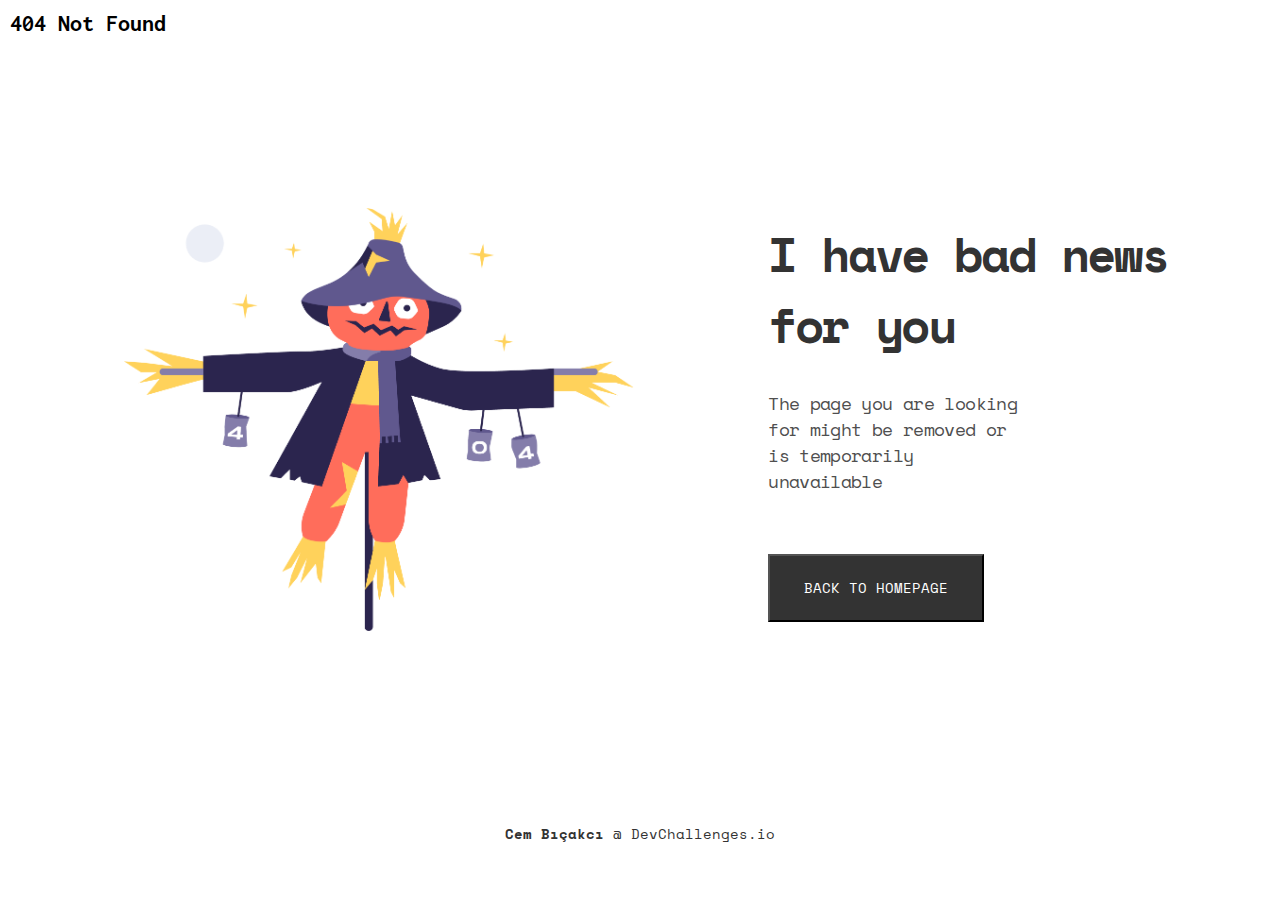
<file: Responsive-Web-Developer/1-404-Not-Found/index.html>
<!DOCTYPE html>
<html lang="en">
<html>
	<head>
		<meta charset="utf-8">
		<meta name="viewport" content="width=device-width, initial-scale=1.0" />
		<link rel="stylesheet" type="text/css" href="style.css" />	
		<link href="https://fonts.googleapis.com/css2?family=Inconsolata:wght@400;700&family=Space+Mono:wght@400;700&display=swap" rel="stylesheet">
		<title>404 Not Found</title>
	</head>

	<body>
		<header>
			<h1 class="title">404 Not Found</h1>
		</header>

		<main>

			<header class="left">
				<img src="image/Scarecrow.png" alt="Scarecrow"/>
			</header>		

			<div class="right">
				<h2 class="main-title">I have bad news for you</h2>
				<p class="main-content">The page you are looking for might be removed or is temporarily unavailable</p>
				<input type="submit" value="Back to Homepage" class="button">
			</div>

		</main>

		<footer>
			<p class="footer"><strong>Cem Bıçakcı</strong> @ DevChallenges.io</p>
		</footer>
	</body>

</html>
</file>
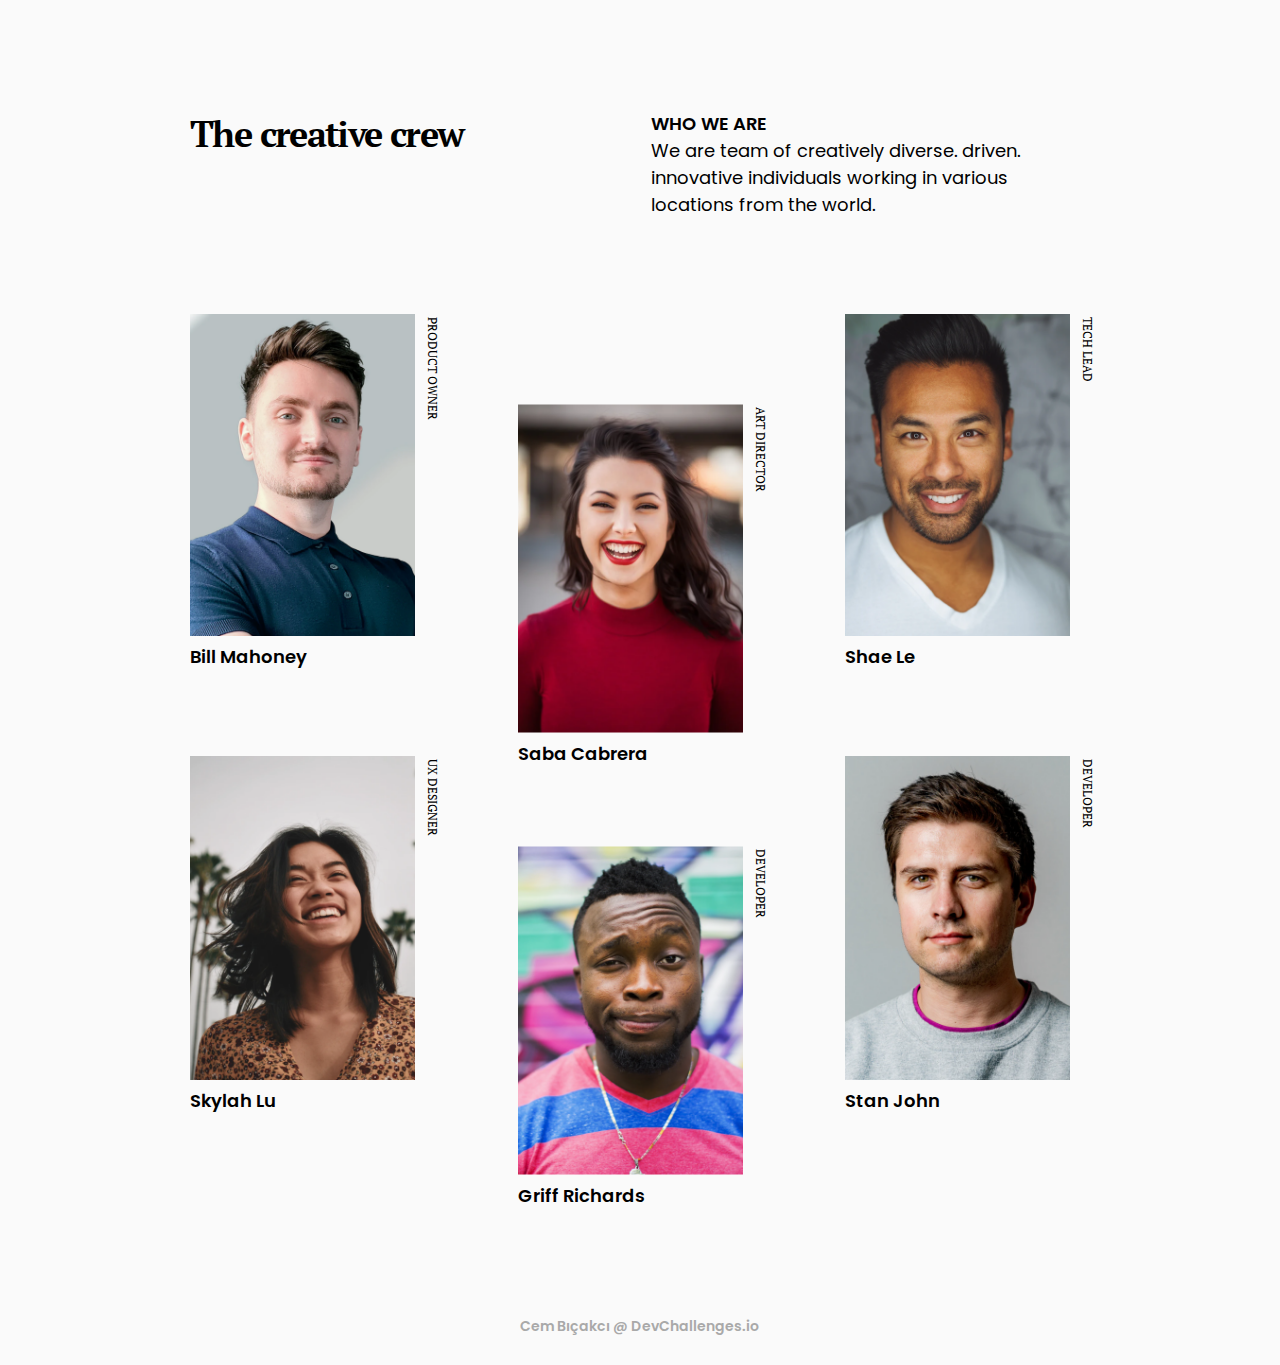
<file: Responsive-Web-Developer/2- my-team-page/index.html>
<!DOCTYPE html>
<html lang="en">
<html>
	<head>
		<meta charset="utf-8">
		<meta name="viewport" content="width=device-width, initial-scale=1, shrink-to-fit=no">
		<title></title>
		<link rel="stylesheet" type="text/css" href="style.css">
		<link href="https://fonts.googleapis.com/css2?family=PT+Serif:wght@400;700&family=Poppins:wght@400;600&display=swap" rel="stylesheet">

	</head>
	<body>	

		<div class="container">
			<header class="Header">
				<h1 class="Header-main">The creative crew</h1>
				<div class="Header-content">
					<h3 class="Header-title">Who we are</h3>
					<p class="Header-subtitle">We are team of creatively diverse.  driven.  innovative individuals working in various locations from the world.</p>
				</div>
			</header>

			<main >

				<div class="images-group">
					<img src="images/photo1.png" alt="" class="image">
					<p class="title">Product owner</p>	
					<p class="name">Bill Mahoney</p>
				</div>

				<div class="images-group middle right">
					<img src="images/photo2.png" alt="" class="image">
					<p class="title">Art director</p>	
					<p class="name">Saba Cabrera</p>
				</div>

				<div class="images-group">
					<img src="images/photo3.png" alt="" class="image">
					<p class="title">Tech Lead</h3>	
					<p class="name">Shae Le</p>
				</div>

				<div class="images-group right">
					<img src="images/photo4.png" alt="" class="image">
					<p class="title">UX Designer</h3>	
					<p class="name">Skylah Lu</p>
				</div>

				<div class="images-group middle">
					<img src="images/photo5.png" alt="" class="image">
					<p class="title">Developer</h3>	
					<p class="name">Griff Richards</p>
				</div>

				<div class="images-group right">
					<img src="images/photo6.png" alt="" class="image">
					<p class="title">Developer</h3>	
					<p class="name">Stan John</p>
				</div>

			</main>

			<footer>
					<p>Cem Bıçakcı @ DevChallenges.io</p>
			</footer>
		</div>


	</body>
</html>
</file>
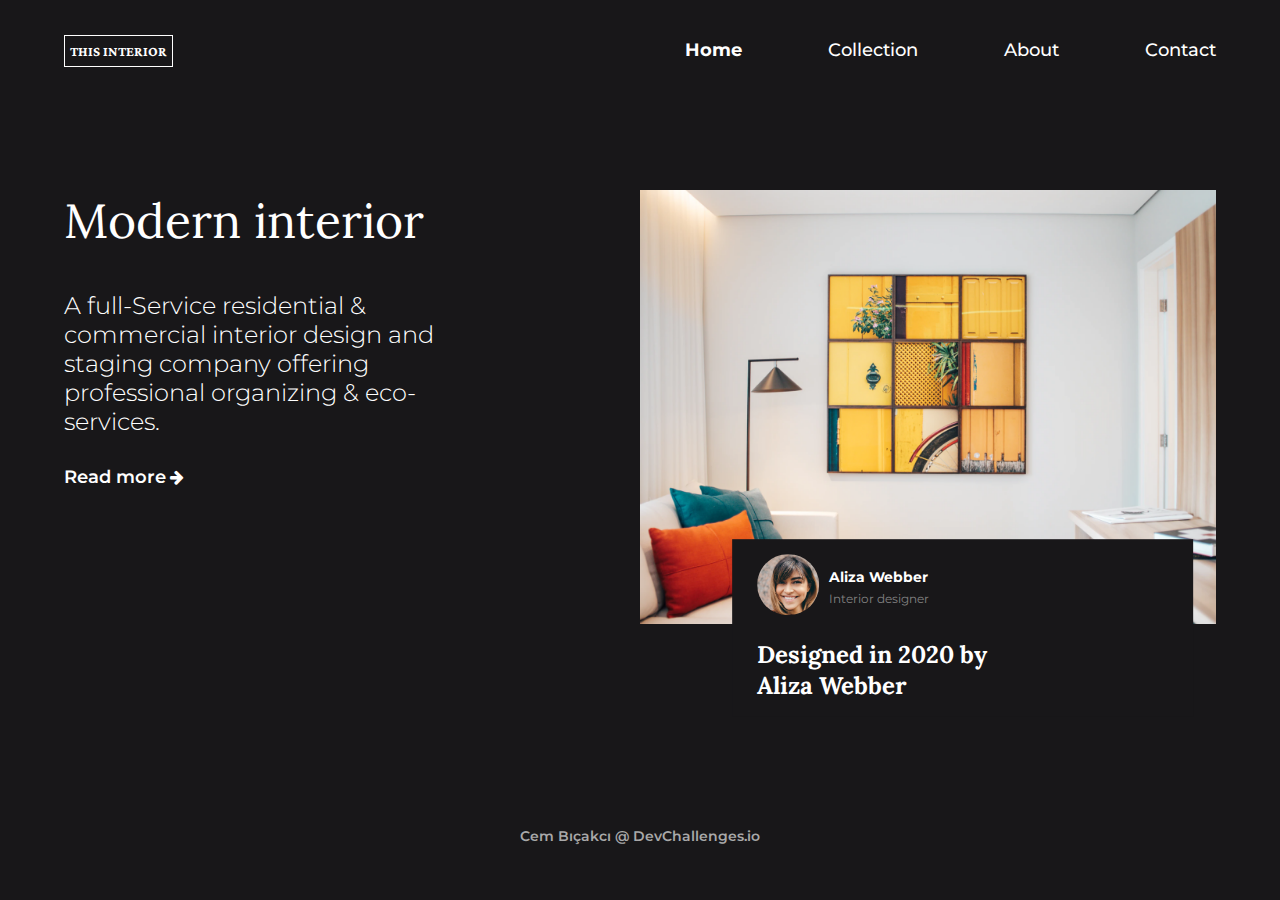
<file: Responsive-Web-Developer/3-interior-consultant/index.html>
<!DOCTYPE html>
<html lang="en">
  <head>
    <meta charset="utf-8" />
    <meta name="viewport" content="width=device-width, initial-scale=1, maximum-scale=5" />
    <link rel="stylesheet" href="style.css">
    <link rel="stylesheet" href="https://cdnjs.cloudflare.com/ajax/libs/font-awesome/4.7.0/css/font-awesome.min.css">
    <link href="https://fonts.googleapis.com/css2?family=Crimson+Pro:wght@200&family=Lora:wght@400;700&family=Montserrat:wght@300;500;600&display=swap" rel="stylesheet">

    <title>Interior-Consultant</title>

  </head>
  <body>
    
    <header class="Header container">

	    <h2 class="logo"><a href="#" >This Interior</a></h2>
	    <input type="checkbox" id="check">

	    <label for="check" class="show-menu">
	    	<i class="fa fa-bars"></i>
	    </label>
	    
    	<nav>
    		
    		<ul>
    			<li><a href="#" class="active">Home</a></li>
    			<li><a href="#">Collection</a></li>
    			<li><a href="#">About</a></li>
    			<li><a href="#">Contact</a></li>
    		</ul>
    		<label for="check" class="hide-menu" >
	    		<i class="fa fa-times"></i>
	   		</label>
    	</nav>	

    </header>

    <main class="Main container">
    	<section class="main-content">
    		<h1 class="main-content-header">Modern interior</h1>
    		<p class="main-content-p">A full-Service residential & commercial interior design and staging company offering professional organizing & eco-services.</p>
    		<a href="#">Read more</a>
    		<i class="fa fa-arrow-right"></i>
    	</section>

    	<section class="main-image">
    		<img src="images/photo1.png" alt="photo1">

	    	<div class="card">
	    		<div class="card-header">
	    			<div class="card-header-img">
	    				<img src="images/photo2.png" alt="photo2">
	    			</div>
	    			<div class="card-header-content">
	    				<h4>Aliza Webber</h4>
	    				<p>Interior designer</p>
	    			</div>
	    		</div>
	    		<div class="card-main">
	    			<h4>
	    				Designed in 2020 by Aliza Webber
	    			</h4>
	    		</div>
    		</div>
    		

    	</section>

    </main>

    <footer>
    	<p>Cem Bıçakcı @ DevChallenges.io</p>
    </footer>

  </body>
</html>
</file>
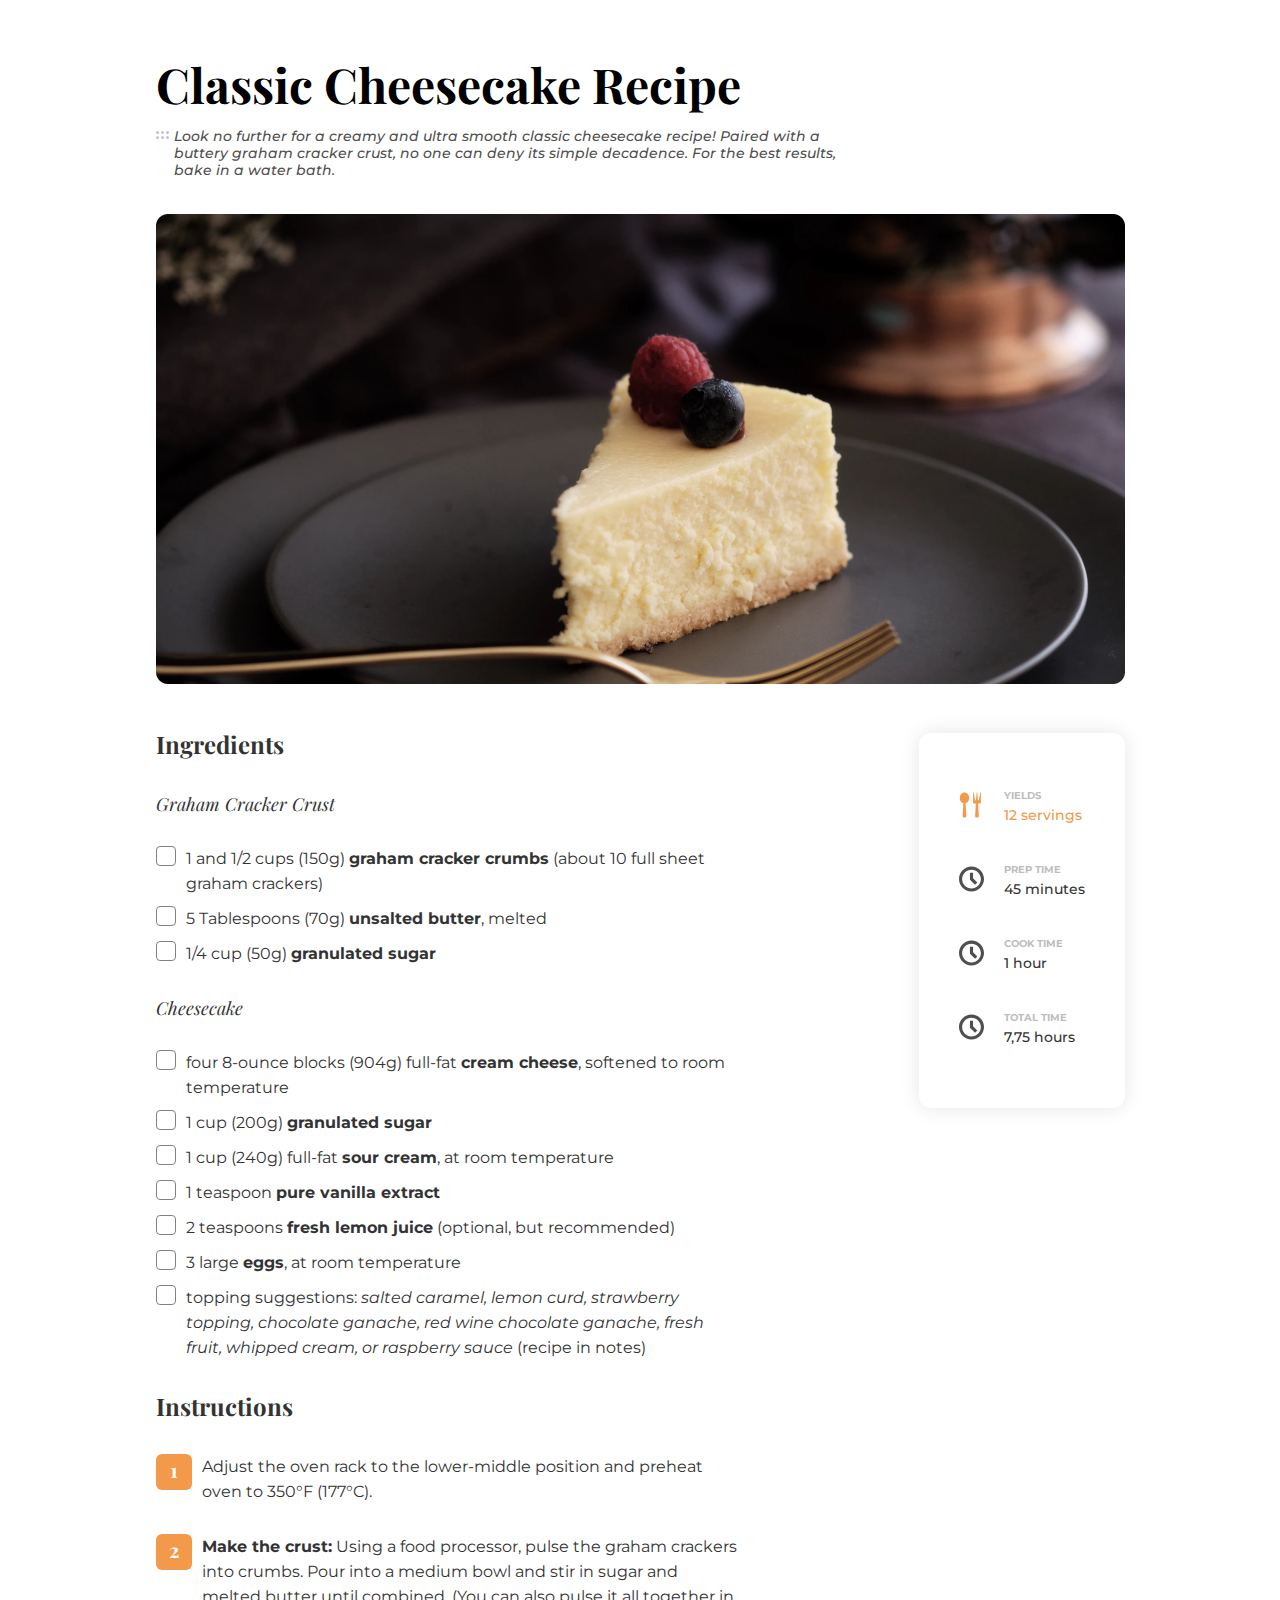
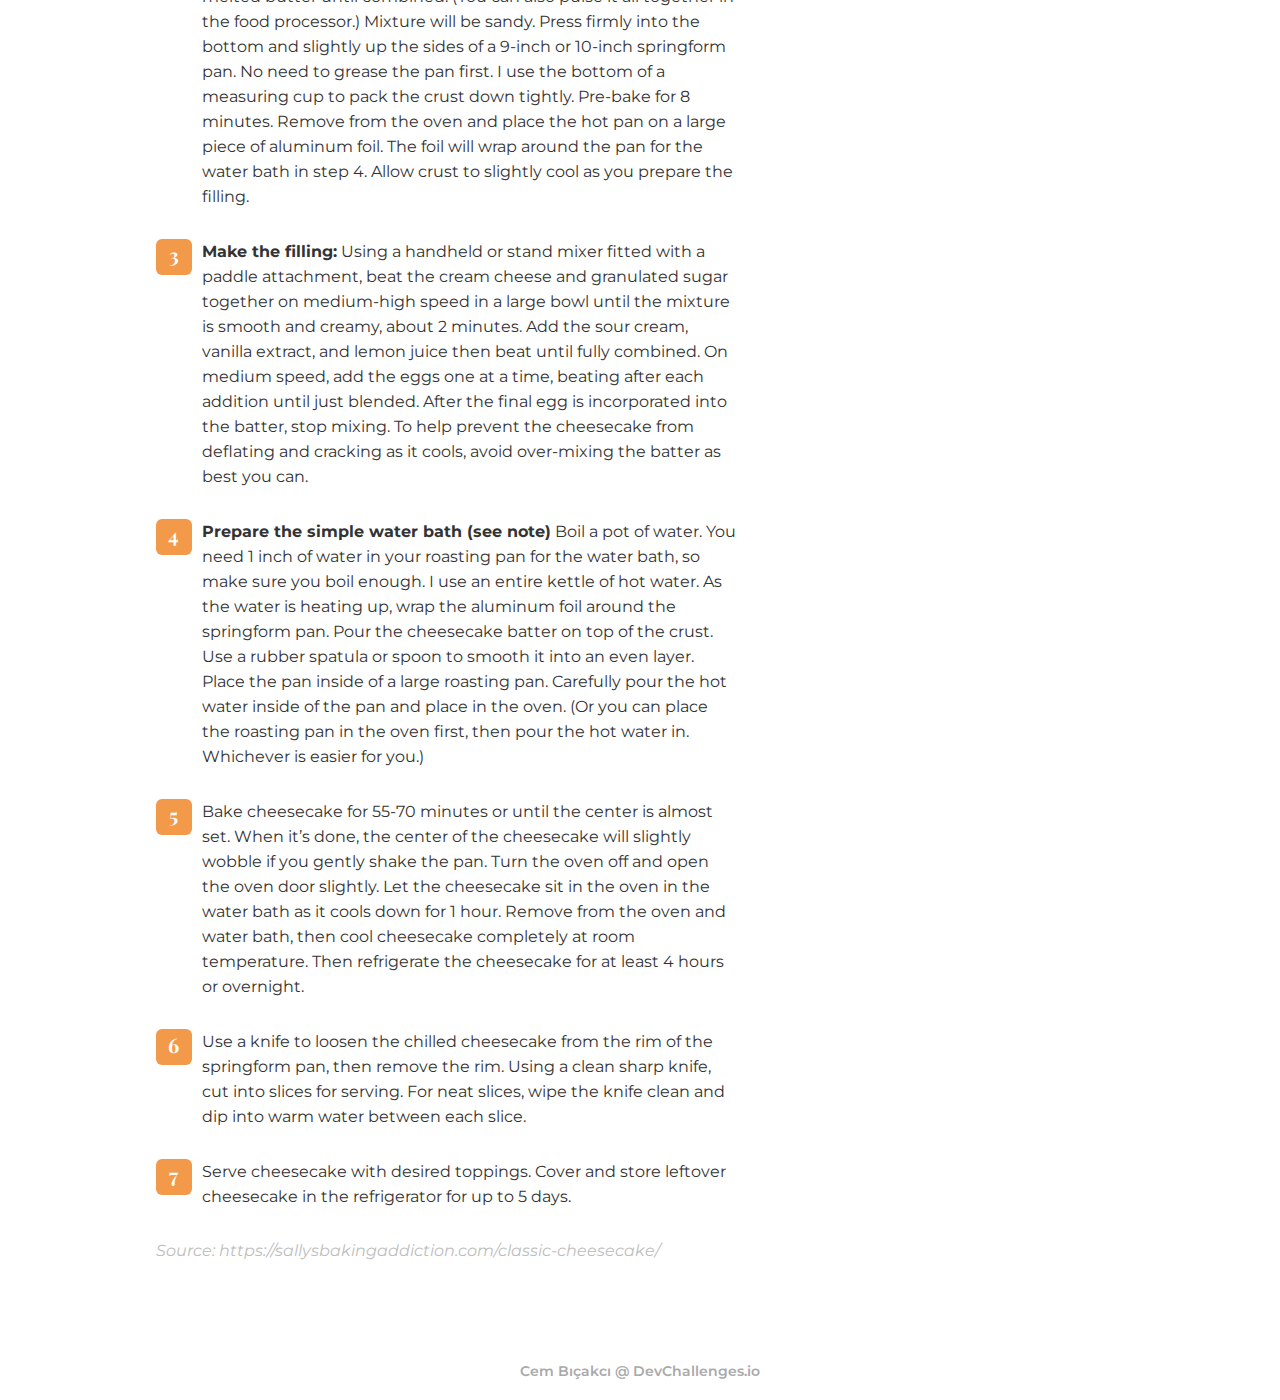
<file: Responsive-Web-Developer/4-recipe-page/index.html>
<!DOCTYPE html>
<meta lang="en">
<html>
	<head>
		<meta charset="utf-8">
		<meta name="viewport" content="width=device-width, initial-scale=1.0">
		<title>Recipe Blog</title>
		<link rel="stylesheet" type="text/css" href="style.css">
	</head>

	<body>

		<svg aria-hidden="true" style="position: absolute; width: 0; height: 0; overflow: hidden;" version="1.1" xmlns="http://www.w3.org/2000/svg" xmlns:xlink="http://www.w3.org/1999/xlink">
			<defs>
				<symbol id="icon-spoon-knife" viewBox="0 0 32 32">
					<path d="M7 0c-3.314 0-6 3.134-6 7 0 3.31 1.969 6.083 4.616 6.812l-0.993 16.191c-0.067 1.098 0.778 1.996 1.878 1.996h1c1.1 0 1.945-0.898 1.878-1.996l-0.993-16.191c2.646-0.729 4.616-3.502 4.616-6.812 0-3.866-2.686-7-6-7zM27.167 0l-1.667 10h-1.25l-0.833-10h-0.833l-0.833 10h-1.25l-1.667-10h-0.833v13c0 0.552 0.448 1 1 1h2.604l-0.982 16.004c-0.067 1.098 0.778 1.996 1.878 1.996h1c1.1 0 1.945-0.898 1.878-1.996l-0.982-16.004h2.604c0.552 0 1-0.448 1-1v-13h-0.833z"></path>
				</symbol>

				<symbol id="icon-clock" viewBox="0 0 32 32">
					<path d="M20.586 23.414l-6.586-6.586v-8.828h4v7.172l5.414 5.414zM16 0c-8.837 0-16 7.163-16 16s7.163 16 16 16 16-7.163 16-16-7.163-16-16-16zM16 28c-6.627 0-12-5.373-12-12s5.373-12 12-12c6.627 0 12 5.373 12 12s-5.373 12-12 12z"></path>
				</symbol>
			</defs>
		</svg>

		<header>
			<div class="container">
				<h1>Classic Cheesecake Recipe</h1>
				<div class="header-content">
					<img src="images/6dots.svg" alt="6-dots" class="six-dots">
					<p><i>Look no further for a creamy and ultra smooth classic cheesecake recipe! Paired with a buttery graham cracker crust, no one can deny its simple decadence. For the best results, bake in a water bath.</i></p>
				</div>
			</div>
		</header>

		<figure>
			<div class="container">
				<img src="images/photo1.png" alt="cake-photo">
			</div>
		</figure>

		<div class="container">
			<section class="section-top">
				<div class="time-section">
					<div class="time-top">
						<svg class="icon icon-spoon-knife">
							<use xlink:href="#icon-spoon-knife"></use>
						</svg>
						<div>
							<h6 class="time-content">Yields</h6>
							<p class="time-subtitle time-color">12 servings</p>
						</div>
					</div>

					<div class="time-flex">
						<div class="time">
							<svg class="icon icon-clock">
								<use xlink:href="#icon-clock"></use>
							</svg>
							<div>
								<h6 class="time-content">Prep Time</h6>
								<p class="time-subtitle">45 minutes</p>
							</div>
						</div>

						<div class="time">
							<svg class="icon icon-clock">
								<use xlink:href="#icon-clock"></use>
							</svg>
							<div>
								<h6 class="time-content">Cook Time </h6>
								<p class="time-subtitle">1 hour</p>
							</div>
						</div>

						<div class="time">
							<svg class="icon icon-clock">
								<use xlink:href="#icon-clock"></use>
							</svg>
							<div>
								<h6 class="time-content">Total Time</h6>
								<p class="time-subtitle">7,75 hours</p>
							</div>
						</div>
					</div>
				</div>


				<div class="content">
					<h2 class="content-main">Ingredients</h2>
					<h3 class="content-header"><i>Graham Cracker Crust</i></h3>

					<div class="content-block">
						<div class="content-icon"></div>
						<p class="content-desc">1 and 1/2 cups (150g) <strong>graham cracker crumbs</strong> (about 10 full sheet graham crackers)</p>
					</div>

					<div class="content-block">
						<div class="content-icon"></div>
						<p class="content-desc">5 Tablespoons (70g) <strong>unsalted butter</strong>, melted</p>
					</div>

					<div class="content-block">
						<div class="content-icon"></div>
						<p class="content-desc">1/4 cup (50g) <strong>granulated sugar</strong></p>
					</div>


					<h3 class="content-header"><i>Cheesecake</i></h3>
					<div class="content-block">
						<div class="content-icon"></div>
						<p class="content-desc">four 8-ounce blocks (904g) full-fat <strong>cream cheese</strong>, softened to room temperature</p>
					</div>
					<div class="content-block">
						<div class="content-icon"></div>
						<p class="content-desc">1 cup (200g) <strong>granulated sugar</strong></p>
					</div>
					<div class="content-block">
						<div class="content-icon"></div>
						<p class="content-desc">1 cup (240g) full-fat <strong>sour cream</strong>, at room temperature</p>
					</div>
					<div class="content-block">
						<div class="content-icon"></div>
						<p class="content-desc">1 teaspoon <strong>pure vanilla extract</strong></p>
					</div>
					<div class="content-block">
						<div class="content-icon"></div>
						<p class="content-desc">2 teaspoons <strong>fresh lemon juice</strong> (optional, but recommended)</p>
					</div>
					<div class="content-block">
						<div class="content-icon"></div>
						<p class="content-desc">3 large <strong>eggs</strong>, at room temperature</p>
					</div>
					<div class="content-block">
						<div class="content-icon"></div>
						<p class="content-desc">topping suggestions: <i>salted caramel, lemon curd, strawberry topping, chocolate ganache, red wine chocolate ganache, fresh fruit, whipped cream, or raspberry sauce</i> (recipe in notes) </p>
					</div>
				</div>

			</section>


			<section class="section-bottom">
				<div class="content">
					<h2 class="content-main">Instructions</h2>
					<div class="content-block content-block-bm">
						<div class="content-icon-two">1</div>
						<p class="content-desc">Adjust the oven rack to the lower-middle position and preheat oven to 350°F (177°C).</p>
					</div>

					<div class="content-block content-block-bm">
						<div class="content-icon-two">2</div>
						<p class="content-desc"><strong>Make the crust:</strong> Using a food processor, pulse the graham crackers into crumbs. Pour into a medium bowl and stir in sugar and melted butter until combined. (You can also pulse it all together in the food processor.) Mixture will be sandy. Press firmly into the bottom and slightly up the sides of a 9-inch or 10-inch springform pan. No need to grease the pan first. I use the bottom of a measuring cup to pack the crust down tightly. Pre-bake for 8 minutes. Remove from the oven and place the hot pan on a large piece of aluminum foil. The foil will wrap around the pan for the water bath in step 4. Allow crust to slightly cool as you prepare the filling.</p>
					</div>

					<div class="content-block content-block-bm">
						<div class="content-icon-two">3</div>
						<p class="content-desc"><strong>Make the filling:</strong> Using a handheld or stand mixer fitted with a paddle attachment, beat the cream cheese and granulated sugar together on medium-high speed in a large bowl until the mixture is smooth and creamy, about 2 minutes. Add the sour cream, vanilla extract, and lemon juice then beat until fully combined. On medium speed, add the eggs one at a time, beating after each addition until just blended. After the final egg is incorporated into the batter, stop mixing. To help prevent the cheesecake from deflating and cracking as it cools, avoid over-mixing the batter as best you can.</p>
					</div>

					<div class="content-block content-block-bm">
						<div class="content-icon-two">4</div>
						<p class="content-desc"><strong>Prepare the simple water bath (see note)</strong> Boil a pot of water. You need 1 inch of water in your roasting pan for the water bath, so make sure you boil enough. I use an entire kettle of hot water. As the water is heating up, wrap the aluminum foil around the springform pan. Pour the cheesecake batter on top of the crust. Use a rubber spatula or spoon to smooth it into an even layer. Place the pan inside of a large roasting pan. Carefully pour the hot water inside of the pan and place in the oven. (Or you can place the roasting pan in the oven first, then pour the hot water in. Whichever is easier for you.)</p>
					</div>

					<div class="content-block content-block-bm">
						<div class="content-icon-two">5</div>
						<p class="content-desc">Bake cheesecake for 55-70 minutes or until the center is almost set. When it’s done, the center of the cheesecake will slightly wobble if you gently shake the pan. Turn the oven off and open the oven door slightly. Let the cheesecake sit in the oven in the water bath as it cools down for 1 hour. Remove from the oven and water bath, then cool cheesecake completely at room temperature. Then refrigerate the cheesecake for at least 4 hours or overnight.</p>
					</div>

					<div class="content-block content-block-bm">
						<div class="content-icon-two">6</div>
						<p class="content-desc">Use a knife to loosen the chilled cheesecake from the rim of the springform pan, then remove the rim. Using a clean sharp knife, cut into slices for serving. For neat slices, wipe the knife clean and dip into warm water between each slice.</p>
					</div>

					<div class="content-block content-block-bm">
						<div class="content-icon-two">7</div>
						<p class="content-desc">Serve cheesecake with desired toppings. Cover and store leftover cheesecake in the refrigerator for up to 5 days.</p>
					</div>
				</div>
			</section>

			<p class="source">Source: https://sallysbakingaddiction.com/classic-cheesecake/ </p>
		</div>

		<footer>
			<p>Cem Bıçakcı @ DevChallenges.io</p>
		</footer>

		
	</body>
</html>
</file>
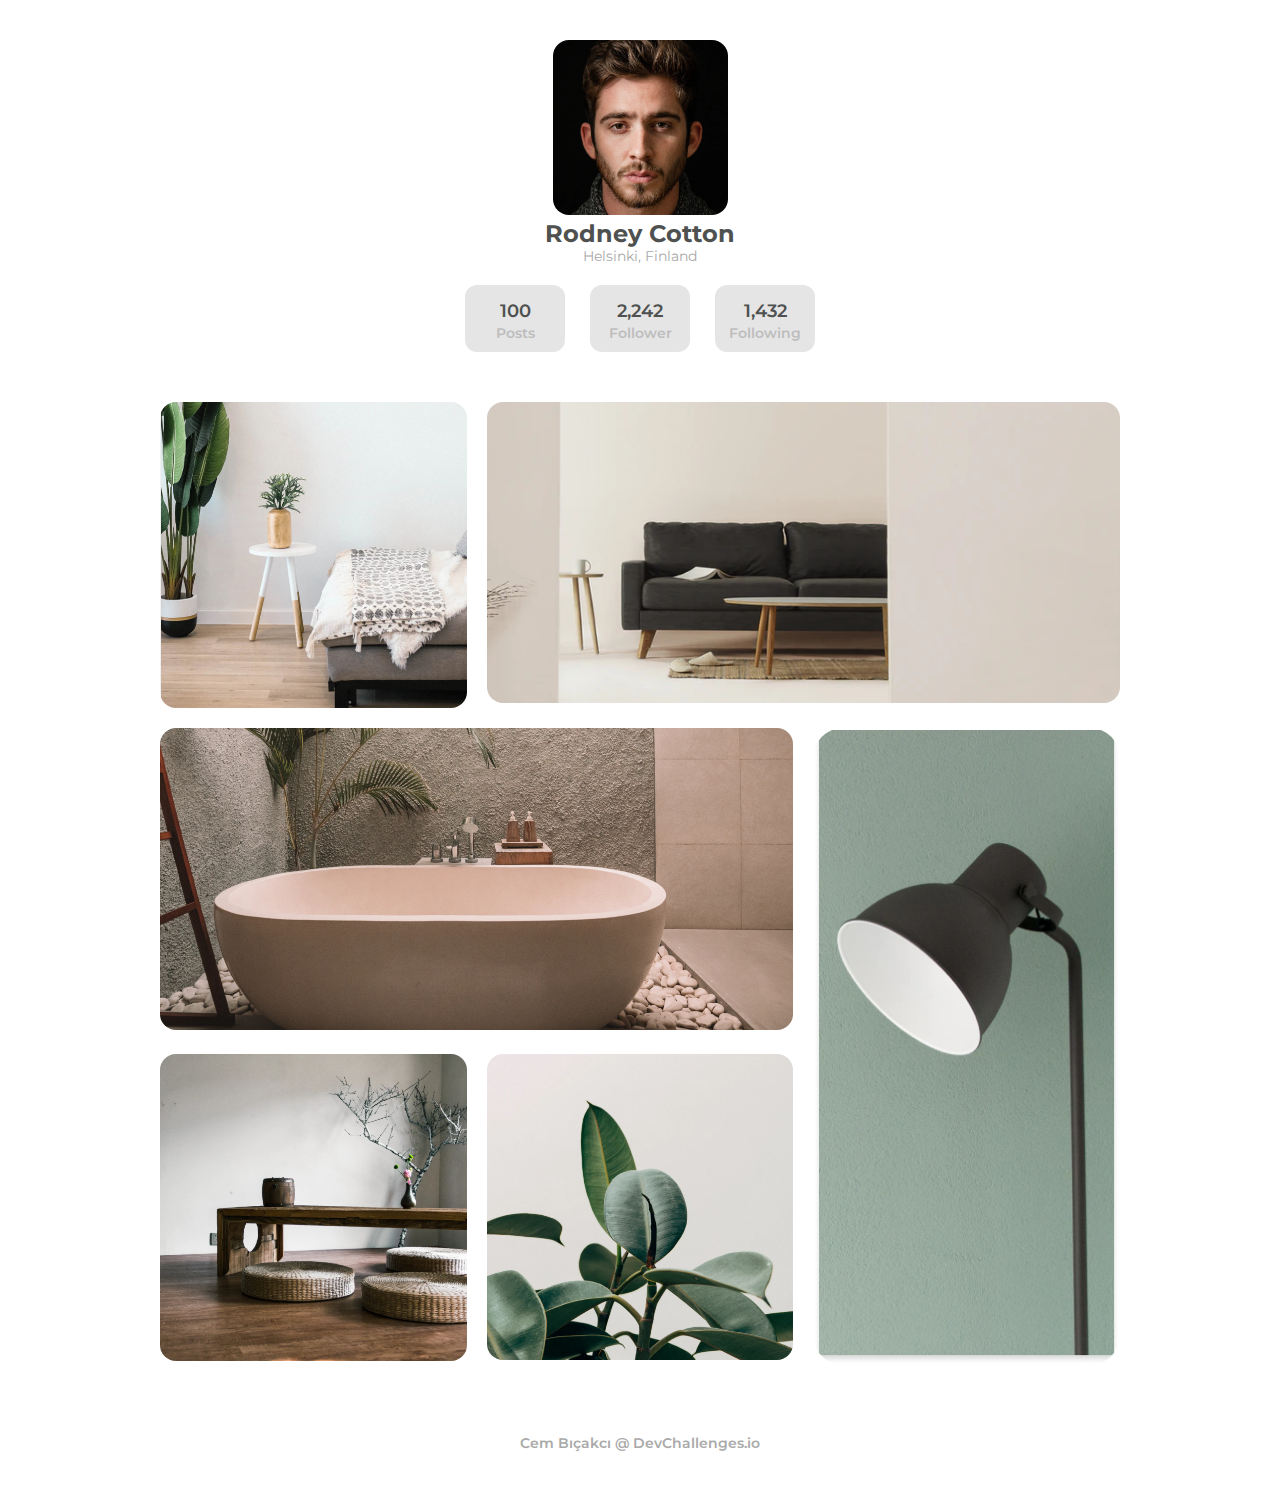
<file: Responsive-Web-Developer/5-my-gallery/index.html>
<!DOCTYPE html>
<html lang="en">
	<head>
		<meta charset="utf-8">
		<meta name="viewport" content="width=device-width, initial-scale=1.0">
		<title>My Gallery Master</title>
		<link rel="stylesheet" type="text/css" href="style.css">
	</head>
	<body>

		<div class="container">
			<header>
				<div class="profile">
					<img src="images/profilePhoto.png" alt="profilePhoto" class="profile-img">
					<h2>Rodney Cotton</h2>
					<p>Helsinki, Finland</p>
					<div class="profile-info">
						<div class="profile-item">
							<p class="number">100</p>
							<p class="desc">Posts</p>
						</div>
						<div class="profile-item">
							<p class="number">2,242</p>
							<p class="desc">Follower</p>
						</div>
						<div class="profile-item">
							<p class="number">1,432</p>
							<p class="desc">Following</p>
						</div>
					</div>
				</div>
			</header>

			<main>

				<img src="images/photo1.png" class="img p1">
				<img src="images/photo2.png" class="img p2">
				<img src="images/photo3.png" class="img p3">
				<img src="images/photo4.png" class="img p4">
				<img src="images/photo6.png" class="img p6">
				<img src="images/photo5.png" class="img p5">

			</main>


			<footer>
				<p>Cem Bıçakcı @ DevChallenges.io</p>
			</footer>
		</div>
	</body>
</html>
</file>
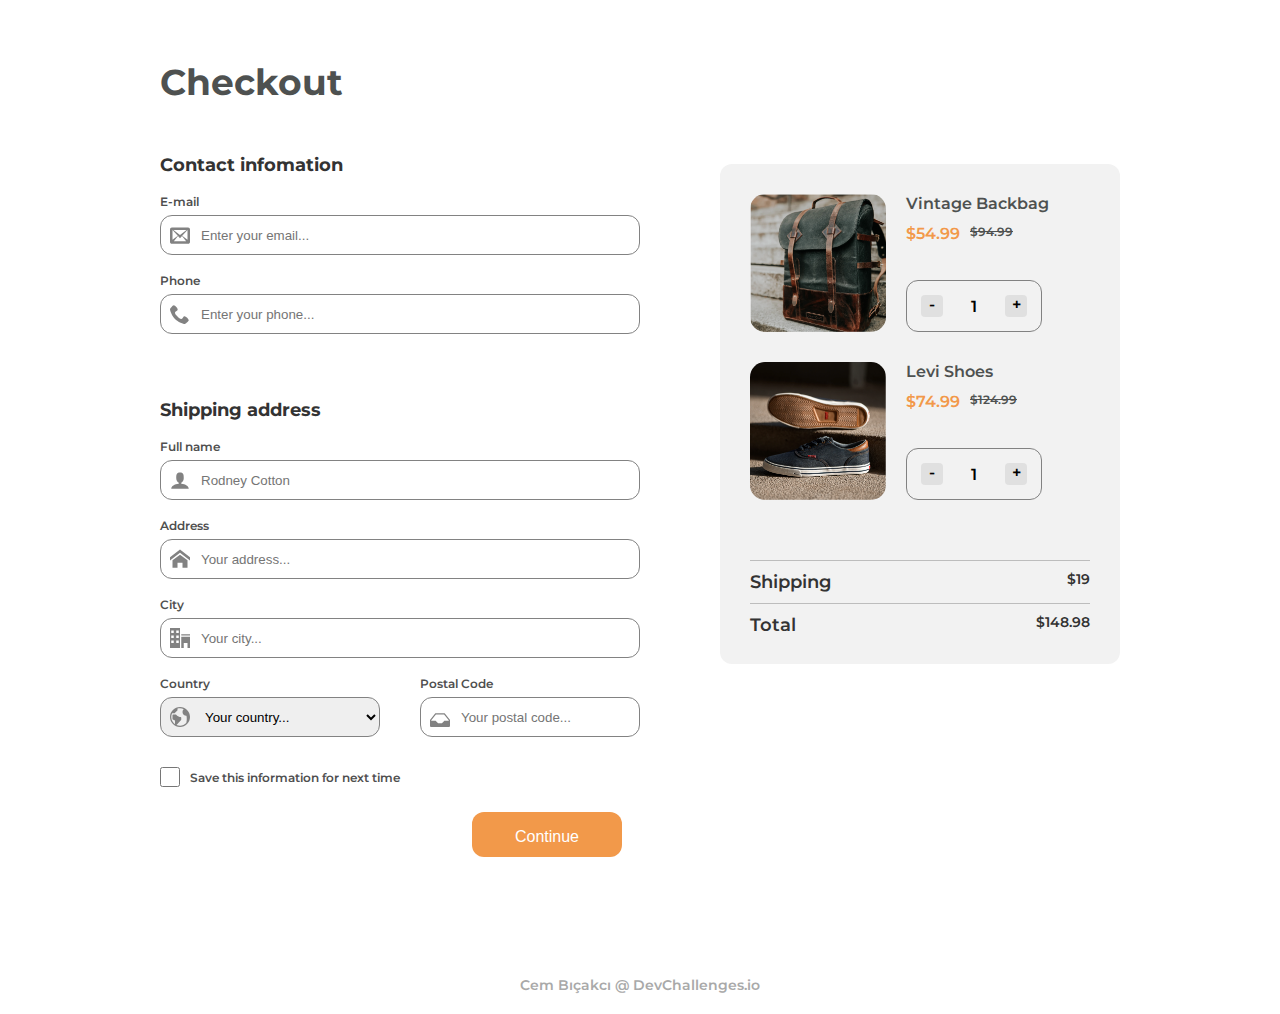
<file: Responsive-Web-Developer/6-checkout-page/index.html>
<!DOCTYPE html>
<html lang="en">
  <head>
    <meta charset="utf-8">
    <meta name="viewport" content="width=device-width, initial-scale=1">
    <title></title>
    <link rel="stylesheet" type="text/css" href="style.css">
  </head>
  <body>
 

  <!-- Svg files -->
  <svg aria-hidden="true" style="position: absolute; width: 0; height: 0; overflow: hidden;" version="1.1" xmlns="http://www.w3.org/2000/svg" xmlns:xlink="http://www.w3.org/1999/xlink">
    <defs>

      <symbol id="icon-envelop" viewBox="0 0 32 32">
        <path d="M29 4h-26c-1.65 0-3 1.35-3 3v20c0 1.65 1.35 3 3 3h26c1.65 0 3-1.35 3-3v-20c0-1.65-1.35-3-3-3zM12.461 17.199l-8.461 6.59v-15.676l8.461 9.086zM5.512 8h20.976l-10.488 7.875-10.488-7.875zM12.79 17.553l3.21 3.447 3.21-3.447 6.58 8.447h-19.579l6.58-8.447zM19.539 17.199l8.461-9.086v15.676l-8.461-6.59z"></path>
      </symbol>

      <symbol id="icon-phone" viewBox="0 0 32 32">
        <path d="M22 20c-2 2-2 4-4 4s-4-2-6-4-4-4-4-6 2-2 4-4-4-8-6-8-6 6-6 6c0 4 4.109 12.109 8 16s12 8 16 8c0 0 6-4 6-6s-6-8-8-6z"></path>
      </symbol>


      <symbol id="icon-user" viewBox="0 0 32 32">
        <path d="M18 22.082v-1.649c2.203-1.241 4-4.337 4-7.432 0-4.971 0-9-6-9s-6 4.029-6 9c0 3.096 1.797 6.191 4 7.432v1.649c-6.784 0.555-12 3.888-12 7.918h28c0-4.030-5.216-7.364-12-7.918z"></path>
      </symbol>

      <symbol id="icon-home" viewBox="0 0 32 32">
        <path d="M32 18.451l-16-12.42-16 12.42v-5.064l16-12.42 16 12.42zM28 18v12h-8v-8h-8v8h-8v-12l12-9z"></path>
      </symbol>

      <symbol id="icon-office" viewBox="0 0 32 32">
        <path d="M0 32h16v-32h-16v32zM10 4h4v4h-4v-4zM10 12h4v4h-4v-4zM10 20h4v4h-4v-4zM2 4h4v4h-4v-4zM2 12h4v4h-4v-4zM2 20h4v4h-4v-4zM18 10h14v2h-14zM18 32h4v-8h6v8h4v-18h-14z"></path>
      </symbol>

      <symbol id="icon-earth" viewBox="0 0 32 32">
        <path d="M16 0c-8.837 0-16 7.163-16 16s7.163 16 16 16 16-7.163 16-16-7.163-16-16-16zM16 30c-1.967 0-3.84-0.407-5.538-1.139l7.286-8.197c0.163-0.183 0.253-0.419 0.253-0.664v-3c0-0.552-0.448-1-1-1-3.531 0-7.256-3.671-7.293-3.707-0.188-0.188-0.442-0.293-0.707-0.293h-4c-0.552 0-1 0.448-1 1v6c0 0.379 0.214 0.725 0.553 0.894l3.447 1.724v5.871c-3.627-2.53-6-6.732-6-11.489 0-2.147 0.484-4.181 1.348-6h3.652c0.265 0 0.52-0.105 0.707-0.293l4-4c0.188-0.188 0.293-0.442 0.293-0.707v-2.419c1.268-0.377 2.61-0.581 4-0.581 2.2 0 4.281 0.508 6.134 1.412-0.13 0.109-0.256 0.224-0.376 0.345-1.133 1.133-1.757 2.64-1.757 4.243s0.624 3.109 1.757 4.243c1.139 1.139 2.663 1.758 4.239 1.758 0.099 0 0.198-0.002 0.297-0.007 0.432 1.619 1.211 5.833-0.263 11.635-0.014 0.055-0.022 0.109-0.026 0.163-2.541 2.596-6.084 4.208-10.004 4.208z"></path>
      </symbol>


      <symbol id="icon-drawer2" viewBox="0 0 32 32">
        <path d="M31.781 20.375l-8-10c-0.19-0.237-0.477-0.375-0.781-0.375h-14c-0.304 0-0.591 0.138-0.781 0.375l-8 10c-0.142 0.177-0.219 0.398-0.219 0.625v9c0 1.105 0.895 2 2 2h28c1.105 0 2-0.895 2-2v-9c0-0.227-0.077-0.447-0.219-0.625zM30 22h-7l-4 4h-6l-4-4h-7v-0.649l7.481-9.351h13.039l7.481 9.351v0.649z"></path>
       </symbol>

    </defs>
  </svg>


    <header class="container">
      <h1>Checkout</h1>
    </header>

    <section class="section container">
    	<div class="checkout ">
	      <h5 class="form-title">Contact infomation</h5>
	      <form action="">

	        <label>E-mail</label>
	        <div class="form-header">
	          <svg class="icon icon-envelop"><use xlink:href="#icon-envelop"></use></svg>
	          <input type="email" class="email" placeholder="Enter your email..." required>
	        </div>

	        <label>Phone</label>
	        <div class="form-header">
	          <svg class="icon icon-phone"><use xlink:href="#icon-phone"></use></svg>
	          <input type="tel" class="phone" placeholder="Enter your phone..." required>
	        </div>


	        <h5 class="form-title">Shipping address</h5>
	        <form action="">

	          <label>Full name</label>
	          <div class="form-header">
	            <svg class="icon icon-user"><use xlink:href="#icon-user"></use></svg>
	            <input type="text" class="name" placeholder="Rodney Cotton" required>
	          </div>

	          <label>Address</label>
	          <div class="form-header">
	            <svg class="icon icon-home"><use xlink:href="#icon-home"></use></svg>
	            <input type="address" class="address" placeholder="Your address..." required>
	          </div>

	          <label>City</label>
	          <div class="form-header">
	            <svg class="icon icon-office"><use xlink:href="#icon-office"></use></svg>
	            <input type="address" class="city" placeholder="Your city...">
	          </div>

	          <div class="flex">
	              <div class="mg">
	                <label>Country</label>
	                <div class="form-header">
	                 <svg class="icon icon-earth"><use xlink:href="#icon-earth"></use></svg>
	                  <select name="" id="">
	                    <option value="0" selected disabled>Your country...</option>
	                    <option value="0">Turkey</option>
	                    <option value="0">France</option>
	                    <option value="0">Holland</option>
	                  </select>
	                </div>
	              </div>

	              <div>
	                <label>Postal Code</label>
	                  <div class="form-header">
	                   <svg class="icon icon-drawer2"><use xlink:href="#icon-drawer2"></use></svg>
	                    <input type="text" class="postal-code" placeholder="Your postal code...">
	                  </div>
	              </div>
	          </div>

	          <div class="checkbox">
	            <input type="checkbox" id="check">
	            <label for="check">Save this information for next time</label>
	          </div>

	          
	          <button type="submit">Continue</button>



	      </form>
	    </div>

	    <div class="card">

	    	<div class="product">
	    		<img src="images/photo1.png" alt="photo1">
	    		<div class="information">
	    			<h4>Vintage Backbag</h4>
		    		<div class="price">
		    			<p>$54.99</p>
		    			<span>$94.99</span>
		    		</div>
		    		<div class="qty">
		    			<div class="minus custom-number-input__minus">-</div>
		    			<p class="custom-number-input__number">1</p>
		    			<div class="plus custom-number-input__plus">+</div>
		    		</div>
	    		</div>
	    	</div>

	    	<div class="product">
	    		<img src="images/photo2.png" alt="photo2">
	    		<div class="information">
	    			<h4>Levi Shoes</h4>
		    		<div class="price">
		    			<p>$74.99</p>
		    			<span>$124.99</span>
		    		</div>
		    		<div class="qty">
		    			<div class="minus custom-number-input__minus">-</div>
		    			<p class="custom-number-input__number">1</p>
		    			<div class="plus custom-number-input__plus">+</div>
		    		</div>
	    		</div>
	    	</div>

	    	<div class="item-main">
	    		<div class="item">
		    		<p class="item-name">Shipping</p>
		    		<p class="item-price">$19</p>
		    	</div>
		    	
		    	<div class="item">
		    		<p class="item-name">Total</p>
		    		<p class="item-price">$148.98</p>
		    	</div>
	    	</div>

	    </div>

    </section>

    <footer>
    	<p>Cem Bıçakcı @ DevChallenges.io</p>
    </footer>


    <script src="./index.js"></script>
  </body>
</html>
</file>
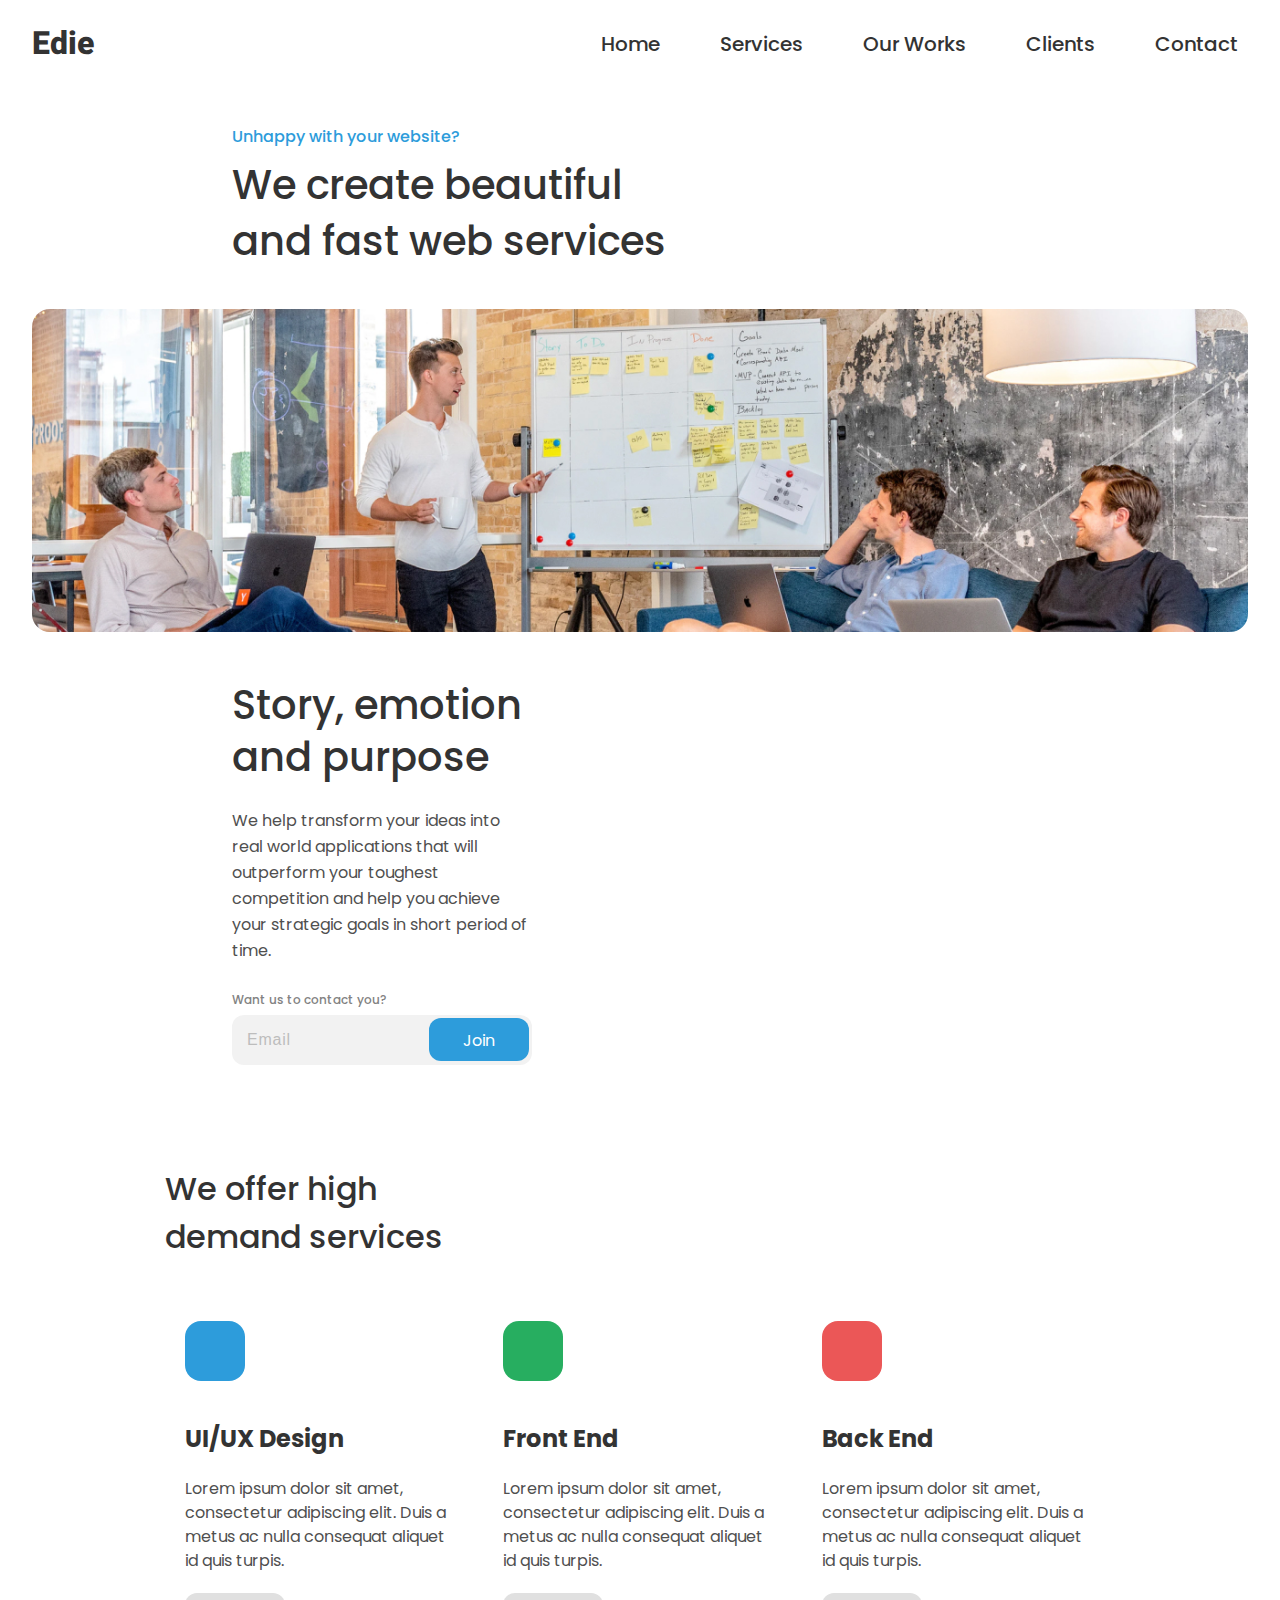
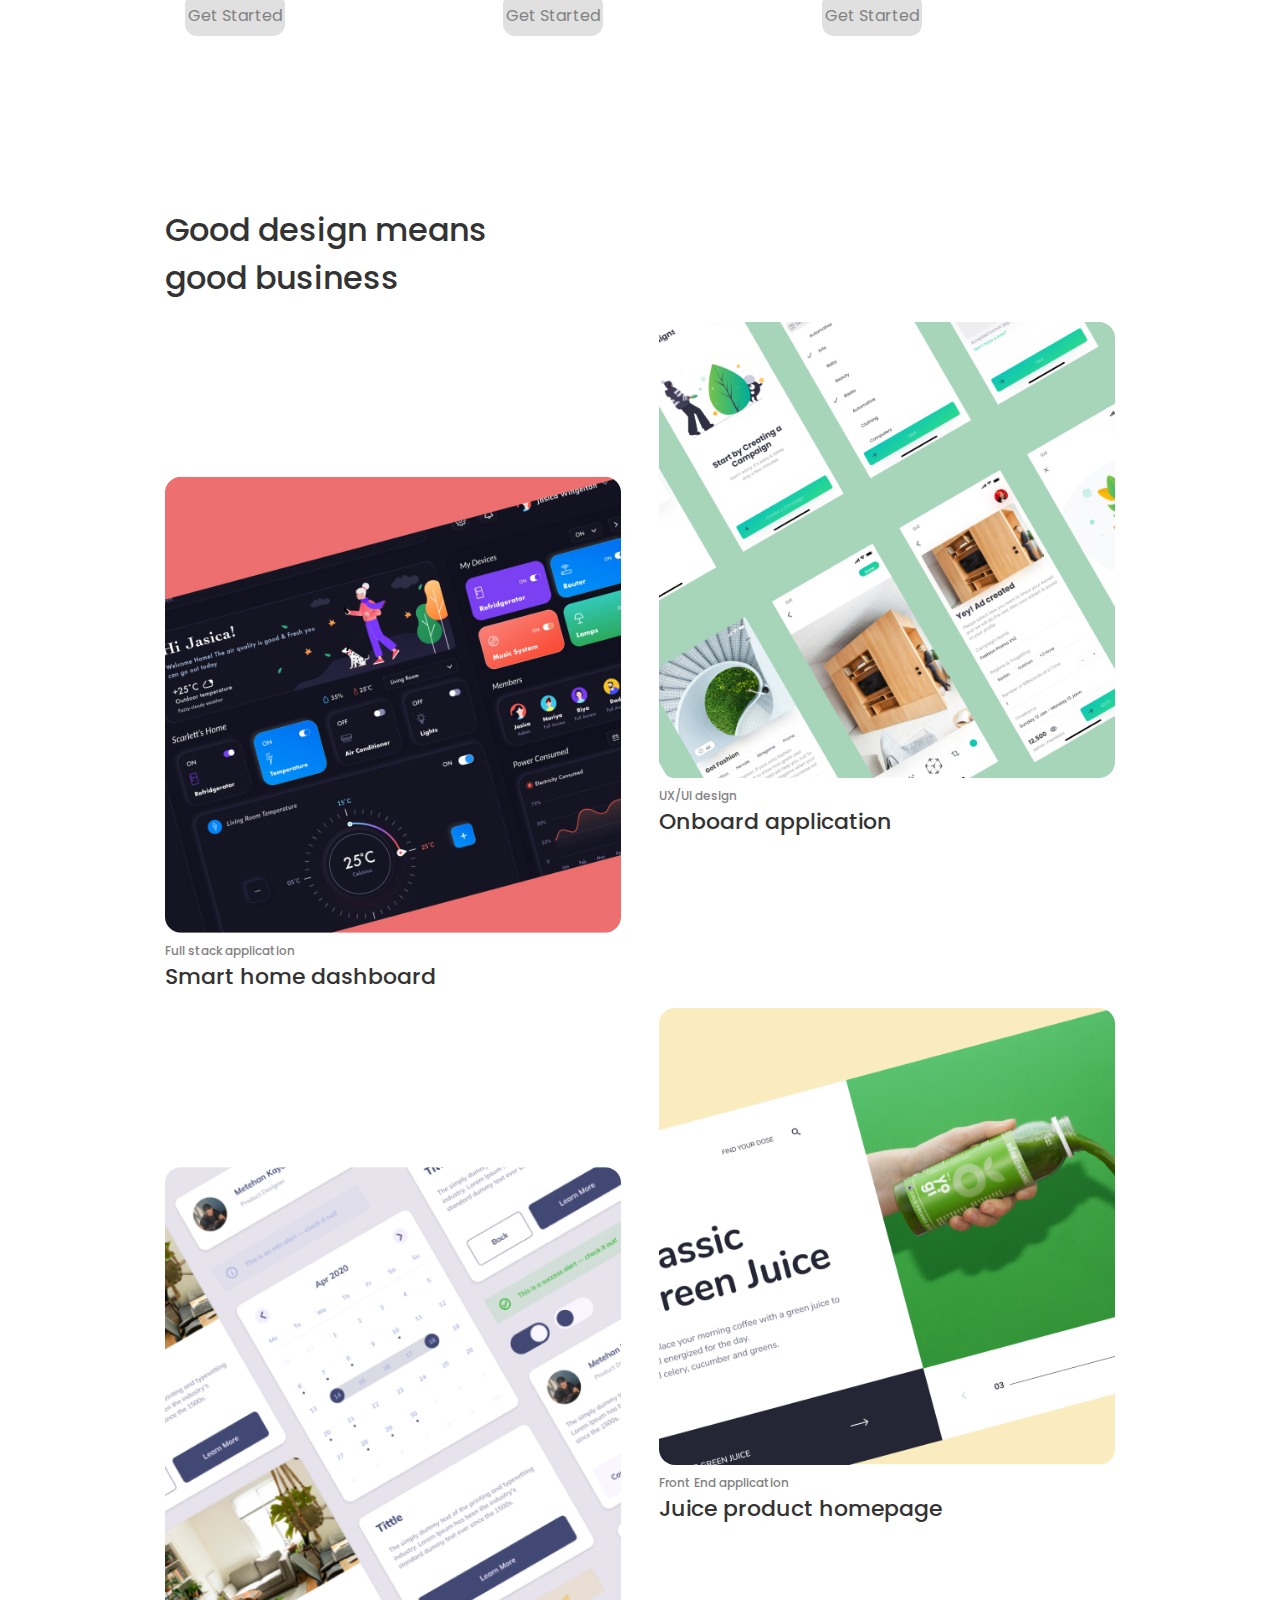
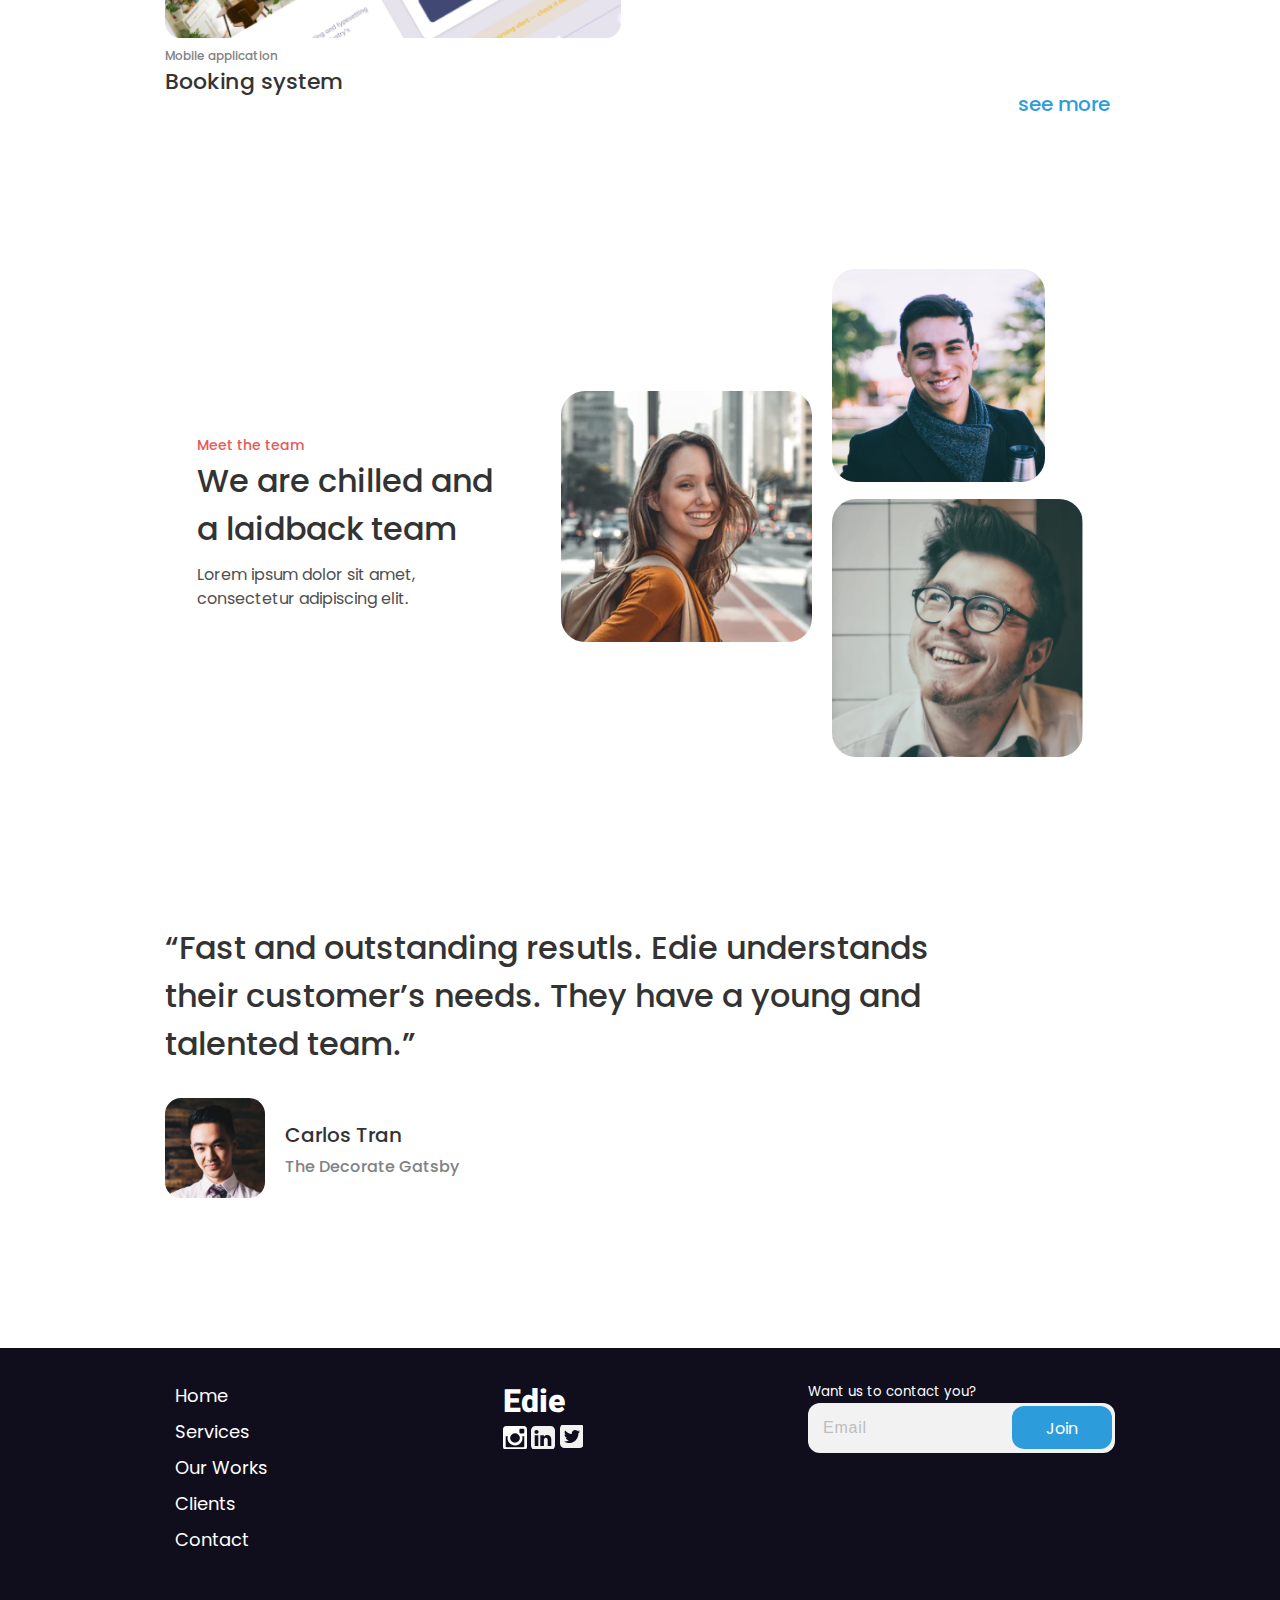
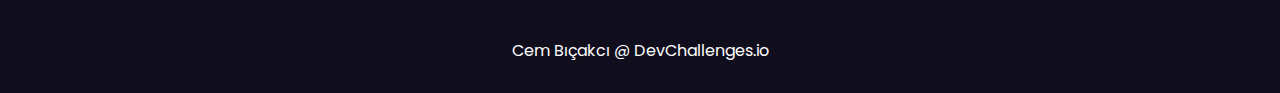
<file: Responsive-Web-Developer/7-edie-homepage/index.html>
<!DOCTYPE html>
<html lang="en">
  <head>
      <meta charset="UTF-8">
      <meta name="viewport" content="width=device-width, initial-scale=1.0">
      <link rel="stylesheet" href="css/style.css">
      <link
            rel="stylesheet"
            href="https://use.fontawesome.com/releases/v5.8.1/css/all.css"
            integrity="sha384-50oBUHEmvpQ+1lW4y57PTFmhCaXp0ML5d60M1M7uH2+nqUivzIebhndOJK28anvf"
            crossorigin="anonymous"
        />
      <link 
        href="https://fonts.googleapis.com/css2?family=Heebo:wght@800&family=Poppins:wght@400;500;600;700&display=swap" rel="stylesheet"
      >
      <title>Edie-Homepage</title>
    </head>
    <body>
      <!-- Nav -->
      <div class="container">

        <header>
          <input type="checkbox" id="check">
          <nav>
            <a href="index.html" class="logo">Edie</a>

            <ul>
              <li><a href="index.html">Home</a></li>
              <li><a href="#services">Services</a></li>
              <li><a href="#our-works">Our Works</a></li>
              <li><a href="#clients">Clients</a></li>
              <li><a href="#contact">Contact</a></li>
              <label for="check" class="hide">
                <i class="fas fa-times fa-2x"></i>
              </label>
            </ul>

            <label for="check" class="show">
              <i class="fas fa-bars fa-2x"></i>
            </label>
          
          </nav>
        </header>

        <main>
          <div class="main-container main-header">
            <p>Unhappy with your website?</p>
            <h1>We create beautiful and fast web services</h1>
          </div>
          <img src="images/heroImage.jpg" alt="heroImage">
          <div class="main-container main-content">
            <h2>Story, emotion and purpose</h2>
            <p>We help transform your ideas into real world applications that will outperform your toughest competition and help you achieve your strategic goals in short period of time.</p>
            <small>Want us to contact you?</small>
            <form>
              <div class="form-group">
                <input type="email" placeholder="Email">
                <a href="#" class="btn btn-primary btn-join">Join</a>
              </div>
            </form>
          </div>
        </main>

      </div>

      <div class="container-big">
        <section class="offer" id="services">
          <h2 class="offer-title">We offer high<br> demand services</h2>
          <div class="cards">

            <div class="card">
              <div class="icon icon-pen">
                <i class="fas fa-pen fa-2x"></i>
              </div>
              <h3 class="card-title">UI/UX Design</h3>
              <p class="card-content">Lorem ipsum dolor sit amet, consectetur adipiscing elit. Duis a metus ac nulla consequat aliquet id quis turpis.</p>
              <a href="#" class="btn btn-gray">Get Started</a>
            </div>

            <div class="card">
              <div class="icon icon-angle">
                <i class="fas fa-angle-double-right fa-2x"></i>
              </div>
              <h3 class="card-title">Front End</h3>
              <p class="card-content">Lorem ipsum dolor sit amet, consectetur adipiscing elit. Duis a metus ac nulla consequat aliquet id quis turpis.</p>
              <a href="#" class="btn btn-gray">Get Started</a>
            </div>

            <div class="card">
              <div class="icon icon-align">
                <i class="fas fa-align-left fa-2x"></i>
              </div>
              <h3 class="card-title">Back End</h3>
              <p class="card-content">Lorem ipsum dolor sit amet, consectetur adipiscing elit. Duis a metus ac nulla consequat aliquet id quis turpis.</p>
              <a href="#" class="btn btn-gray">Get Started</a>
            </div>

          </div>
        </section> 

        <section class="projects" id="our-works">
          <h2 class="offer-title">Good design means<br> good business</h2>

          <div class="project">
            <div class="project-item left">
              <img src="images/smarthome.jpg" alt="smarthome">
              <small>Full stack application</small>
              <p class="project-item-content">Smart home dashboard</p>
            </div>

            <div class="project-item">
              <img src="images/onboard.png" alt="onboard">
              <small>UX/UI design</small>
              <p class="project-item-content">Onboard application</p>
            </div>

            <div class="project-item left">
              <img src="images/booking.png" alt="booking">
              <small>Mobile application</small>
              <p class="project-item-content">Booking system</p>
            </div>

            <div class="project-item">
              <img src="images/juice-product.png" alt="juice-product">
              <small>Front End application</small>
              <p class="project-item-content">Juice product homepage</p>
            </div>

          </div>
          <div class="see-more">
            <a  href="#" >see more 
              <i class="fas fa-arrow-right"></i>
            </a>
          </div>
        </section>

        <section class="team">
          <div class="team-main">
            <p class="team-title">Meet the team</p>
            <h2 class="offer-title">We are chilled and a laidback team</h2>
            <p class="team-content">Lorem ipsum dolor sit amet, consectetur adipiscing elit.</p>
          </div>

          <div class="team-images">
            <img src="images/person3.png" alt="person3" class="img3">
            <div>
              <img src="images/person1.png" alt="person1" class="img1">
              <img src="images/person2.png" alt="person2" class="img2">
            </div>
          </div>
        </section>

        <section class="section-footer" id="clients">
          <blockquote>
            “Fast and outstanding resutls. Edie understands their customer’s needs. They have a young and talented team.”    
          </blockquote>
          <div class="card">
            <img src="images/person4.png" alt="person4">
            <div>
              <p class="name">Carlos Tran</p>
              <p class="title">The Decorate Gatsby</p>
            </div>
          </div>
        </section>

      </div> 

      <footer>
        <div class="container-big" id="contact">

          <nav class="footer-nav">
            <ul >
              <li><a href="#">Home</a></li>
              <li><a href="#">Services</a></li>
              <li><a href="#">Our Works</a></li>
              <li><a href="#">Clients</a></li>
              <li><a href="#">Contact</a></li>
            </ul>
          </nav>

          <div class="svg-group">
            <a href="index.html" class="logo">Edie</a>
            <div>
              <a href="#"><img src="images/instagram.svg" alt="instagram"></a>
              <a href="#"><img src="images/linkedin.svg" alt="linkedin"></a>
              <a href="#"><img src="images/twitter.svg" alt="twitter"></a>
            </div>
          </div>

          <div>
            <small>Want us to contact you?</small>
            <form>
              <div class="form-group">
                <input type="email" placeholder="Email">
                <a href="#" class="btn btn-primary btn-join">Join</a>
              </div>
            </form>
          </div>

        </div>
        
        <p>Cem Bıçakcı @ DevChallenges.io</p>
      </footer>

      

    </body>
</html>
</file>
<file: Responsive-Web-Developer/1-404-Not-Found/style.css>
*{
	box-sizing: border-box;
	padding: 0;
	margin: 0;
}

html{
	padding: 0;
	height: 0;
}

body{
	font-style: normal;
}

main{
	display: flex;
	justify-content: center;
	flex-direction: column;
	justify-content: space-between;
}

.left{
	text-align: center;
}

img{
	 width: 80%;
	 padding: 3em 1em;

}

.right{
	padding: 0 10px;
}



/* Typography */
header .title{
	font-family: Inconsolata;
	font-size: 24px;
	padding: 10px;
}

h2{
	font-family: Space Mono;
	font-weight: bold;
	font-size: 48px;
	letter-spacing: -0.05em;
	color: #333333;

	margin-bottom: 30px;
}

.main-content{
	font-family: Space Mono;
	font-size: 18px;
	letter-spacing: -0.035em;
	font-weight: normal;
	color: #4F4F4F;

	margin-bottom: 60px;
}

.footer{
	text-align: center;
	font-family: Space Mono;
	font-style: normal;
	font-size: 14px;
	color: #333333;
	margin-top: 60px;
	padding: 10px 0;
}

.button{
	background-color: #333;
	text-decoration: none;
	font-family: Space Mono;
	font-size: 14px;
	text-transform: uppercase;
	line-height: 21px;
	color: #fff;
	width: 216px;
	height: 68px;
}



@media only screen and (min-width: 750px) {
	main{
		flex-direction: row;
		height: 83vh;
	}

	img{
		max-width: 90%;
		padding: 3em 3em;
	}

	.footer{
		margin-top: 20px;
	}

	.left{
		display: flex;
		flex-direction: column;
		justify-content: center;
		align-items: center;
	}

	.right{
		display: flex;
		flex-direction: column;
		justify-content: center;
		align-items: flex-start;
	}

	.main-title{
		width: 90%;
	}

	.main-content{
		width: 53%;
	}

}
</file>
<file: Responsive-Web-Developer/2- my-team-page/style.css>
* {
	margin: 0;
	padding: 0;
	box-sizing: border-box;
}

/*

font-family: 'Poppins', sans-serif;
font-family: 'PT Serif', serif;

*/

body{
	background-color: #FAFAFA;
	font-family: 'Poppins', sans-serif;
	font-style: normal;
	color: #000000;
}

img{
	width: 100%;
}

.container{
	width: 90%;
    max-width: 900px;
    margin: 0 auto;
}


/* Header */

.Header{
	display: flex;
	justify-content: space-between;
    align-items: flex-start;
	padding: 110px 0 96px 0;
}

.Header-main{
	font-family: 'PT Serif', serif;
	font-weight: bold;
	font-size: 36px;
	line-height: 48px;
	letter-spacing: -0.045em;
}

.Header-content{
	padding-left: 20px;
}

.Header-title{
	
	font-weight: 600;
	font-size: 18px;
	line-height: 27px;
	text-transform: uppercase;

}

.Header-subtitle{
	max-width: 439px;

	font-weight: normal;
	font-size: 18px;
	line-height: 27px;

}

.middle{
	transform: translateY(25%);
}

main{
	display: flex;
	justify-content: space-between;
	flex-wrap: wrap;
	margin-bottom: 60px;
}



.images-group{
	position: relative;
	width: 25%;
	margin-right: 20px;
	margin-bottom: 80px;
}

.title{
	position: absolute;
	transform: rotate(90deg);
	transform-origin: 55% 35%;
	right: 0;
	left: 0;
	bottom: 0;
	top: 0;


	font-family: 'PT Serif', serif;
	font-weight: normal;
	font-size: 12px;
	line-height: 16px;
	text-transform: uppercase;
	color: #000000;
}

.name{
	font-size: 18px;
	font-weight: 600;
	color: #000;
	line-height: 27px;
}

footer{
	font-weight: 600;
	font-size: 14px;
	line-height: 17px;
	color: #A9A9A9;
	text-align: center;
	padding: 60px 0 30px 0;
}

@media (max-width: 650px){
	body{
		overflow-x: hidden;
	}

	.container{
		padding-right: 15px;
	}

	.Header{
		flex-direction: column;
		justify-content: space-around;
		padding: 70px 0;

	}

	.Header-content{
		padding-left: 0;
	}

	.Header-main{
		margin-bottom: 40px;
	}

	.Header-title{
		margin-bottom: 20px;
	}

	.images-group{
		width: 40%;
		margin-right: 0;
	}

	.middle{
		transform: translateY(0);
	}

	.right{
		transform: translateY(25%);
	}

}
</file>
<file: Responsive-Web-Developer/3-interior-consultant/style.css>
*{
	padding: 0;
	margin: 0;
	box-sizing: border-box;

}

body{
	background: #181719;
	
}

.container{
	width: 90%;
	max-width: 1200px;
	margin-left: auto;
	margin-right: auto;
}

.Header{
	height: 100px;
	color: #FFF;
}


.logo{
	font-family: "Crimson Pro";
	font-size: 14px;
	line-height: 20px;
	float: left;
	text-transform: uppercase;
	border: 1px solid #FFF;
	transform: translateY(35px);
	padding: 5px;
}

.logo a{
	color: #FFF;
	text-decoration: none;

}

nav{
	float: right;
	display: flex;
	line-height: 100px;
}

nav ul{
	list-style-type: none;
	display: flex;
}

nav ul li{
	padding-left: 86px;
}

nav ul a{
	font-family: "Montserrat", sans-serif;
	font-weight: 500;
	font-size: 18px;

	color: #FFF;
	text-decoration: none;
	
}

nav .active{
	font-weight: 700;
}

.show-menu{
	float: right;
}

.show-menu i{
	line-height: 100px;
}

.show-menu, .hide-menu{	
	font-size: 30px;
	transition: .5s;
	cursor: pointer;
	display: none;

}

nav ul a:hover,
.show-menu:hover, 
.hide-menu:hover{
	color: #919191;
	transition: .5s;
}

#check{
	position: absolute;
	visibility: hidden;
}

main{
	color: #fff;
}


.Main{
	display: flex;
	margin-top: 90px;
	margin-bottom: 150px;
}

.Main .main-content{
	width: 35%;
}

.Main .main-image{
	margin-left: auto;
	width: 50%;

	position: relative;
	z-index: -999;

}

.Main .main-image img{
	width: 100%;

}

.Main .main-content-header{
	font-family: Lora;
	font-style: normal;
	font-weight: normal;
	font-size: 48px;
	line-height: 61px;
	color: #FFFFFF;

	margin-bottom: 40px;
}

.Main .main-content-p{
	font-family: Montserrat;
	font-style: normal;
	font-weight: 300;
	font-size: 24px;
	line-height: 29px;
	margin-bottom: 30px;

	color: #FFFFFF;
}

.Main .main-content a{
	font-family: Montserrat;
	font-style: normal;
	font-weight: 600;
	font-size: 18px;
	line-height: 22px;
	color: #FFFFFF;
	text-decoration: none;
}

.Main .main-content a:hover{
	color: #919191;
	text-decoration: underline;
}

.Main .main-content i{
	cursor: pointer;
}

.Main .card{
	width: 80%;
	transform: translate(20%,-50%);
	padding: 15px 25px;
	background-color: #181719;
	position: absolute;

}

.Main .card .card-header{
	display: flex;
	justify-content: flex-start;
	align-items: flex-start;

	margin-bottom: 20px;

}

.Main .card .card-header-img{
	width: 15%;
	margin-right: 10px;
}


.Main .card-header-img img{
	border-radius: 100%;
	width: 100%;

}

.Main .card .card-header-content h4{
	font-family: "Montserrat";
	font-size: 14px;
	line-height: 17px;
	color: #FFFFFF;
	margin-top: 15px;
	margin-bottom: 5px;
}

.Main .card .card-header-content p{
	font-family: "Montserrat";
	font-size: 12px;
	color: #828282;
}

.Main .card .card-main{
	font-family: Lora;
	font-weight: bold;
	font-size: 24px;
	line-height: 31px;
	color: #FFFFFF;

	width: 70%;
}

footer{
	text-align: center;
	font-family: Montserrat;
	font-weight: 600;
	font-size: 14px;
	line-height: 17px;
	color: #A9A9A9;
	padding: 50px 0;
}


@media screen and (max-width: 800px){
	.show-menu, .hide-menu{	
		display: block;
	}

	nav{
		flex-direction: column;
		position: fixed;
		background: #181719;
		width: 100%;
		height: 100vh;
		right: -100%;
		top: 0;
		text-align: center;
		padding: 80px 0;
		line-height: normal;
		transition: 0.7s;

	}

	nav ul{
		flex-direction: column;
	}

	nav ul li{
		padding: 0;
	}

	nav ul a{
		display: block;
		padding: 20px 0;
	}

	.hide-menu{
		position: absolute;
		top: 35px;
		right: 10px;
	}

	#check:checked ~ nav{
		right: 0;
		
	}

	.Main{
		flex-direction: column;
		margin-top: 30px;
	}

	.Main .main-image{
		margin-left: 0;
		margin-top: 25px;
		width: 100%;
	}

	.Main .main-content{
		width: 100%;
	}

	.Main .main-content-header{
		font-size: 36px;
		line-height: 46px;
		margin-bottom: 25px;
	}

	.Main .main-content-p{
		font-size: 14px;
		line-height: 17px;
		margin-bottom: 25px;
	}


	.Main .card .card-header-content h4{
		font-size: 12px;
		margin-top: 0;
	}

	.Main .card .card-header-content p{
		font-size: 10px;
	}

	.Main .card {
		width: 70%;
	}

	.Main .card .card-main{
		font-size: 14px;
		width: 100%;
	}


}
</file>
<file: Responsive-Web-Developer/4-recipe-page/style.css>
@import url('https://fonts.googleapis.com/css2?family=Montserrat:wght@400;500;700&family=Playfair+Display:wght@400;700&display=swap');


*{
	padding: 0;
	margin: 0;
	box-sizing: border-box;
}

/*
font-family: 'Montserrat', sans-serif;
font-family: 'Playfair Display', serif;
*/

body{
	font-family: 'Montserrat', sans-serif;
	font-style: normal;
	background: #FFFFFF;
}

.container{
	max-width: 969px;
	margin: 0 auto;
	width: 95%;
	/*border: 1px solid magenta;*/
}

img{
	width: 100%;
}


.icon{
	display: inline-block;
    width: 18px;
    height: 18px;
    stroke-width: 0;
    stroke: currentColor;
    fill: currentColor;

    padding-right: 5px;
}

.icon-spoon-knife{
	color: #F2994A;
}

.icon-clock{
	color: #4F4F4F
}



/**** Header ****/
header{
	margin-top: 32px;
}

header .header-content{
	display: flex;
	align-items: flex-start;
	margin-top: 12px;
}

header h1{
	font-family: Playfair Display;
	font-weight: bold;
	font-size: 24px;
	line-height: 32px;
	color: #000000;

}

header p{
	font-weight: 500;
	font-size: 12px;
	line-height: 15px;
	color: #4F4F4F;

	padding-left: 5px;
	padding-right: 10px;
}


header .six-dots{
	width: 13px;
	margin-top: 3px;
}


/**** Figure ****/
figure{
	width: 100%;
	margin-top: 20px;
}



/**** Section ****/
.section-top{
	margin: 20px 0;
}

.section-top .time-top{
	display: flex;

}

.section-top .time-flex{
	display: flex;
	justify-content: space-between;
	margin-top: 25px;
	margin-right: 30px;
	
}


.section-top .time-content{
	font-weight: bold;
	font-size: 8px;
	line-height: 10px;
	text-transform: uppercase;
	color: #BDBDBD
}

.section-top .time-subtitle{
	font-weight: 500;
	font-size: 10px;
	line-height: 12px;
	color: #333333;
}

.section-top .time-color{
	color: #F2994A;
}

.content{
	margin-top: 20px;
}

.content-main{
	font-family: 'Playfair Display', serif;
	font-weight: bold;
	font-size: 18px;
	color: #333333;

	margin-bottom: 30px;

}

.content-header{
	font-family: 'Playfair Display', serif;
	font-weight: normal;
	font-size: 16px;
	line-height: 21px;
	color: #333333;

	margin-bottom: 20px;
	margin-top: 30px;
}

.content-block{
	display: flex;
	margin-bottom: 10px;
}

.content-block-bm{
	margin-bottom: 30px;
}

.content-icon{
	min-width: 20px;
	height: 20px;
	border: 1px solid #828282;
	border-radius: 4px;
}

.content-icon-two{
	min-width: 36px;
	height: 36px;
	background-color: #F2994A;
	border-radius: 6px;
	color: #FFF;

	font-family: 'Playfair Display', serif;
	font-weight: bold;
	font-size: 20px;
	line-height: 32px;
	text-align: center;
}

.content-desc{
	font-weight: normal;
	font-size: 14px;
	line-height: 25px;
	color: #333333;

	padding-left: 10px;
}

.source{
	font-style: italic;
	font-weight: normal;
	font-size: 12px;
	line-height: 150%;
	color: #BDBDBD;
	margin-top: 20px;
}


/**** Footer ****/
footer{
	text-align: center;
	padding: 100px 0 20px;
	font-style: normal;
	font-weight: 600;
	font-size: 14px;
	line-height: 17px;
	color: #A9A9A9;
}


@media (min-width: 750px){
	header{
		margin-top: 52px;
	}

	header h1{
		font-size: 48px;
		line-height: 64px;
	}

	header p{
		font-size: 14px;
		line-height: 17px;
		width: 70%;
	}

	figure{
		margin-top: 35px;
	}

	.section-top{
		display: flex;
		justify-content: space-between;
	}

	.section-top .time-section{
		order: 2;
	}

	.section-top .content,
	.section-bottom .content{
		order: 1;
		width: 60%;
	}

	.content-main{
		font-size: 24px;
		line-height: 32px;
		margin-bottom: 32px;
	}

	.content-header{
		font-size: 18px;
		line-height: 24px;
		margin-bottom: 30px;
	}

	.content-desc{
		font-size: 16px;
	}


	.section-top .time{
		display: flex;
		margin-bottom: 40px;
	}

	.section-top .time-flex{
		display: block;
		margin: 0;
		margin-top: 40px;
	}

	.section-top .time-content{
		font-size: 10px;
		line-height: 12px;
		margin-bottom: 5px;
	}

	.section-top .time-subtitle{
		font-size: 14px;
		line-height: 17px;
	}

	.section-top .time-section{
		height: 375px;
		padding: 57px 40px;
		margin-top: 25px;

		background: #FFFFFF;
		box-shadow: 0px 0px 20px rgba(0, 0, 0, 0.1);
		border-radius: 12px;

	}

	.source{
		font-size: 16px;
	}



	.icon{
	    width: 30px;
	    height: 30px;

	    margin-right: 15px;
	}

	

}
</file>
<file: Responsive-Web-Developer/5-my-gallery/style.css>
@import url('https://fonts.googleapis.com/css2?family=Montserrat:wght@400;600&display=swap');

*{
	padding: 0;
	margin: 0;
	box-sizing: border-box;
	list-style-type: none;
}

body{
	font-family: 'Montserrat', sans-serif;

}

img{
	width: 100%;
	border-radius: 16px;
}

.profile-img{
	width: 50%;
}

.container{
	width: 90%;
	max-width: 960px;
	margin: 0 auto;
}

/* Header */
header{
	display: flex;
	justify-content: center;
}

.profile{
	width: 350px;
	text-align: center;

	margin-top: 40px;
}

.profile h2{
	font-size: 24px;
	line-height: 29px;
	color: #4E5150;
}

.profile p{
	font-size: 14px;
	line-height: 17px;
	color: #A9A9A9;

}

.profile .profile-info{
	display: flex;
	justify-content: space-between;
}

.profile .profile-item{
	width: 100px;
	height: 67px;
	background: #E5E5E5;
	border-radius: 12px;
	margin-top: 20px;
	padding-top: 15px;
}

.profile .profile-info .number{
	font-size: 18px;
	font-weight: 600;
	line-height: 22px;
	text-align: center;
	color: #4E5150;

	margin-bottom: 3px;


}

.profile .profile-info .desc{
	font-size: 14px;
	font-weight: 600;
	line-height: 17px;
	text-align: center;
	color: #BDBDBD;

}


/**** Main ****/
main{
	display: grid;
	grid-template-columns: repeat(3, 1fr);
	grid-gap: 20px;
	margin-top: 50px;
}



.p1{
	grid-column: span 1;
}

.p2{
	grid-column: span 2;
}

.p3{
	grid-column: span 2;
}

.p4{
	grid-row: span 2;
	border-radius: 30px;
}

.p5{
	grid-column: span 1;
}

.p6{
	grid-column: span 1;
}


/**** Footer ****/

footer{
	font-weight: 600;
	font-size: 14px;
	line-height: 17px;
	color: #A9A9A9;

	text-align: center;
	padding: 70px 0 40px;
}
	



@media(max-width: 750px){

	.profile img{
		width: 30%;
	}

	.profile{
		width: 300px;
	}

	.profile h2{
		font-size: 14px;
		line-height: 17px;
	}

	.profile p{
		font-size: 10px;
		line-height: 12px;

	}

	.profile .profile-item{
		width: 78px;
		height: 52px;
		padding-top: 5px;
	}

	.profile .profile-info .number{
		font-size: 12px;

	}

	.profile .profile-info .desc{
		font-size: 12px;

	}

	main{
		grid-gap: 5px;
		margin-top: 25px;
	}

	footer{
		padding: 40px 0 10px;
	}
}
</file>
<file: Responsive-Web-Developer/6-checkout-page/style.css>
@import url('https://fonts.googleapis.com/css2?family=Montserrat:wght@500;600;700&display=swap');

*{
	padding: 0;
	margin: 0;
	box-sizing: border-box;
}

body{
	font-family: 'Montserrat', sans-serif;
	font-style: normal;
	font-weight: 600;
}


.icon {
  display: inline-block;
  width: 20px;
  height: 20px;
  stroke-width: 0;
  stroke: currentColor;
  fill: currentColor; 

  color: #828282;
  position: absolute;
  top: 15px;
  left: 10px;

}

.container{
	max-width: 960px;
	margin: 0 auto;
	width: 90%;
}

/**** Header ****/
header{
	font-size: 18px;
	line-height: 44px;
	color: #4E5150;
	padding-top: 60px;
}

/**** Checkout ****/

.checkout .form-header{
	position: relative;
}

.checkout{
	width: 50%;
	margin-right: 20px
}

.checkout label{
	font-size: 12px;
	line-height: 15px;
	color: #4F4F4F;

}

.checkout input,
.checkout select{
	width: 100%;
	height: 40px;
	padding-left: 40px;
	border: 1px solid #828282;
	border-radius: 12px;

	margin-top: 5px;
	margin-bottom: 15px;
}

.checkout #check{
	width: 20px;
}


.checkout .form-title{
	font-size: 18px;
	line-height: 22px;
	color: #333333;

	margin-top: 50px;
	margin-bottom: 15px;
}

.checkout .flex{
	display: flex;
	justify-content: space-between;
	width: 100%;
}

.checkout .flex .mg{
	margin-right: 40px;
}

.checkout .flex div{
	width: 100%;
}



.checkout .checkbox{
	display: flex;
	justify-content: flex-start;
	align-items: center;
	margin-top: 0;
}

.checkout .checkbox label{
	margin-left: 10px;
	margin-top: -10px;
}

button{

	width: 150px;
	border: none;
	background: #F2994A;
	border-radius: 12px;	
	font-size: 16px;
	line-height: 20px;
	color: #FFFFFF;
	cursor: pointer;

	padding: 15px 0 10px;

	margin-left: 65%;
}

/**** Section ****/
.section{
	display: flex;
	justify-content: space-between;

	margin-bottom: 100px;
}


/**** Card ****/
.card{
	width: 400px;
	height: 500px;
	background: #F2F2F2;
	border-radius: 12px;
	margin-top: 60px;
}

.product{
	display: flex;

	padding: 30px 30px 0 30px;
}

.product img{
	width: 40%;
	border-radius: 15px;
	margin-right: 20px;
}

.product .information{
	display: flex;
	flex-direction: column;
	width: 50%;
}


.product h4{
	font-weight: 600;
	font-size: 16px;
	line-height: 20px;
	color: #4E5150;
	padding-bottom: 10px;
}

.product .price{
	display: flex;
}

.product .price p{
	font-weight: 600;
	font-size: 16px;
	line-height: 20px;
	color: #F2994A;
	padding-right: 10px;
}

.product .price span{
	font-size: 12px;
	line-height: 15px;
	text-decoration-line: line-through;
	color: #4E5150;

}


.product .qty{
	width: 80%;
	height: 52px;
	border: 1px solid #828282;
	border-radius: 12px;
	display: flex;
	justify-content: space-around;
	align-items: center;
	margin-top: auto;

}

.product .minus,
.product .plus{
	width: 22px;
	height: 22px;
	background: #E0E0E0;
	border-radius: 4px;
	text-align: center;
	cursor: pointer;
}

.item-main{
	margin-top: 60px;
}

.item{
	display: flex;
	justify-content: space-between;
	margin: 10px 30px 0 30px;
	padding-top: 10px;
	border-top: 1px solid #BDBDBD;

}

.item-name{
	font-size: 18px;
	line-height: 22px;
	color: #333333;

}

.item-price{
	font-size: 14px;
	line-height: 17px;
	text-align: right;
	color: #333333;
}



/**** footer ****/
footer{
	font-size: 14px;
	line-height: 17px;
	color: #A9A9A9;
	text-align: center;
	padding: 20px 0;
}

@media(max-width: 900px) {
	body{
		overflow-x: hidden;
	}

	.section{
		flex-direction: column;
	}

	.section .card{
		order: 1;
		margin-top: 30px;
		padding-bottom: 30px;
		width: 100%;
		height: auto;

	}	

	.section .checkout{
		order: 2;
		width: 100%;
	}

	.checkout .flex .mg{
		margin-right: 10px;
	}

	button{
		margin-left: 50%;
	}

	input[type='text']{
		font-size: 12px;
	}

}
</file>
<file: Responsive-Web-Developer/7-edie-homepage/css/style.css>
*{
    box-sizing: border-box;
    padding: 0;
    margin: 0;
}

/*
font-family: 'Heebo', sans-serif;
font-family: 'Poppins', sans-serif;
*/

body{
    font-family: 'Poppins', sans-serif;
    font-style: normal;
    font-weight: normal;
    background-color: #fff;
    overflow-x: hidden;
}

.container{
    max-width: 1300px;
    width: 95%;
    margin: 0 auto;
}

.container-big{
    max-width: 950px;
    width: 88%;
    margin: 0 auto;
}

.btn{
    width: 100px;
    height: 43px;
    border-radius: 12px;
    text-decoration: none;
    text-align: center;
    padding: 10px 0;
    display: inline-block;
}

.btn-primary{
    background: #2D9CDB;
    color: #fff;
}

.btn-primary:hover{
    background: #73c6f5;
    color: #fff;
}

.btn-gray{
    background: #E0E0E0;
    color: #828282;
}

.btn-join{
    position: absolute;
    top: 3px;
    right: 3px;
}

.logo{
    font-family: 'Heebo', sans-serif;
    font-weight: 800;
    font-size: 32px;
    color: #333333;
    text-decoration: none;
}


/* Nav */
nav{
    display: flex;
    justify-content: space-between;
    align-items: center;
    padding: 20px 0;
}


nav ul{
    display: flex;
    list-style: none;
}

nav ul li{
    margin-left: 40px;
}

nav ul li:first-child{
    margin-left: 0;
}




nav ul li a{
    font-weight: 500;
    font-size: 20px;
    line-height: 36px;
    color: #333333;
    text-decoration: none;
    padding: 10px;
}

nav ul li a:hover{
    color: #2D9CDB;
}

#check{
    display: none;
}

nav .show,
nav .hide{
    display: none;
    cursor: pointer;
    padding: 0 10px;
}

/* Main */
main img{
    width: 100%;
    border-radius: 18px;
}

main .main-container{
    margin-left: 200px;
    margin-top: 40px;
    margin-bottom: 40px;
}

main .main-header{
    width: 450px;
}


main p{
    font-weight: 500;
    font-size: 16px;
    line-height: 20px;    
    color: #2D9CDB;
    margin-bottom: 10px;
}

main h1{
    font-weight: 500;
    font-size: 40px;
    line-height: 56px;
    color: #333333;    
}


main .main-content{
    width: 300px;
}

main .main-content h2{
    font-weight: 500;
    font-size: 40px;
    line-height: 52px;
    color: #333333;
    margin-bottom: 25px;
}

main .main-content p{
    font-weight: normal;
    font-size: 16px;
    line-height: 26px;
    color: #4F4F4F;  
    margin-bottom: 25px;
}

main .main-content small,
.project small{
    font-weight: 500;
    font-size: 12px;
    line-height: 21px;
    color: #828282;  
    display: block;
}

main .form-group{
    margin-top: 5px;
    position: relative;
}

main form input,
footer form input{
    width: 100%;
    height: 50px;
    background: #F2F2F2;
    border-radius: 12px;
    border: none;
    padding-left: 15px;
    padding-right: 115px;
    
}



/* place holder */
::-webkit-input-placeholder { /* Edge */
    font-weight: 500;
    font-size: 16px;
    color: #BDBDBD;
    letter-spacing: .75px;
}
  
:-ms-input-placeholder { /* Internet Explorer 10-11 */
    font-weight: 500;
    font-size: 16px;
    color: #BDBDBD;
    letter-spacing: .75px;
}
  
::placeholder {
    font-weight: 500;
    font-size: 16px;
    color: #BDBDBD;
    letter-spacing: .75px;
}


/* Section - Offer */
.offer{
    margin-top: 100px;
    margin-bottom: 150px;
}

.offer-title{
    font-size: 32px;
    line-height: 48px;
    font-weight: 500;
    color: #333333;
}

.offer .cards{
    display: flex;
    justify-content: space-between;
}

.offer .card{
    width: 33%;
    padding: 20px;
    border-radius: 24px;
}

.offer .card:hover{
    cursor: pointer;
    box-shadow: 0px 10px 30px rgba(51, 51, 51, 0.1);
    transition: all .2s ease-in-out;
}

.offer .card:hover .btn-gray{
    background: #2D9CDB;
    color: #fff;
}

.offer .icon{
    width: 60px;
    height: 60px;
    border-radius: 16px;
    display: flex;
    justify-content: center;
    align-items: center;
    margin: 40px 0;
    
}

.offer .icon-pen{
    background-color: #2D9CDB;
    color: #fff;
}

.offer .icon-angle{
    background-color: #27AE60;;
    color: #fff;
}

.offer .icon-align{
    background-color: #EB5757;;
    color: #fff;
}

.offer .card-title{
    font-weight: bold;
    font-size: 24px;
    line-height: 36px;
    color: #333333;   
    margin-bottom: 20px; 
}

.offer .card-content{
    font-weight: normal;
    font-size: 16px;
    line-height: 24px;
    color: #4F4F4F;
    margin-bottom: 20px; 
}


/* Section Projects*/
.projects{
    margin-bottom: 150px;
}

.projects .left{
    transform: translateY(30%);
}

.projects .see-more{
    display: flex;
    align-items: center;
    justify-content: flex-end;
}

.projects .see-more a{
    text-decoration: none;
    color: #2D9CDB;
    font-weight: 500;
    font-size: 20px;
}

.projects .see-more a:hover{
    color: #73c6f5;
}

.projects .see-more a:hover i{
    transform: translateX(5px);
}

.projects .see-more a i{
    margin-left: 5px;
}

.project{
    display: flex;
    justify-content: space-between;
    flex-wrap: wrap;
    
}

.project-item{
    width: 48%;
    margin-bottom: 150px;
    margin-top: 20px;
}

.project-item img{
    width: 100%;
    border-radius: 16px;
}

.project-item-content{
    font-weight: 500;
    font-size: 22px;
    line-height: 32px;
    color: #333333;
}


/* Section team */
.team{
    display: flex;
    align-items: center;
    justify-content: space-around;
    margin-bottom: 150px;
}

.team-main{
    width: 300px;
}


.team-main .team-title{
    font-weight: 500;
    font-size: 14px;
    line-height: 24px;
    color: #EB5757;
}

.team-main .team-content{
    font-size: 16px;
    line-height: 24px;
    color: #4F4F4F;
    margin-top: 10px;
}

.team .team-images{
    width: 55%;
    display: grid;
    grid-template-columns: auto auto;
    grid-column-gap: 20px;
}

.team .team-images img{
    width: 100%;
    border-radius: 24px;
    margin-bottom: 10px;
}

.team .team-images .img1{
    width: 85%;
}

.team .team-images .img3{
    grid-row-start: 1;
    grid-row-end: 3;
    align-self: center;
}

/* Section Card */
.section-footer{
    width: 85%;
    font-weight: 500;
    font-size: 32px;
    line-height: 48px;
    color: #333333;

    margin-bottom: 150px;
}

.section-footer .card{
    width: 400px;
    display: flex;
    align-items: center;
    margin-top: 30px;
}

.section-footer .card img{
    width: 25%;
    border-radius: 16px;
    margin-right: 20px;
}

.section-footer .card .name{
    font-weight: 500;
    font-size: 20px;
    line-height: 36px;
    color: #333333;
}

.section-footer .card .title{
    font-weight: 500;
    font-size: 16px;
    line-height: 27px;
    color: #828282;
}

/* Footer */
footer{
    display: flex;
    flex-direction: column;
    justify-content: space-between;
    align-items: center;
    background-color: #100E1D;
    color: #FFF;
    padding: 30px 0;
}

footer nav{
    padding: 0;
}

footer ul{
    flex-direction: column;

}

footer ul li{
    margin-left: 0;
}

footer ul li a{
    font-weight: normal;
    font-size: 18px;
    line-height: 200%;
    color: #fff;
}

footer .logo{
    color: #fff;
}

footer .svg-group a:hover{
    color: #aaa;
}

footer form {
    width: 100%;;
}

footer form .form-group{
    position: relative;
}

footer .container-big{
    display: flex;
    justify-content: space-between;
    padding-bottom: 80px;
    
}

@media (max-width: 900px){
    nav ul li{
        margin-left: 20px;
    }

    main .main-container{
        margin-left: 150px;
    }

    footer ul li{
        margin-left: 0;
    }
}

@media (max-width: 750px){

    main img{
        height: 130px;
        object-fit: cover;
    }
    nav .show,
    nav .hide{
        display: block;
    }

    nav .hide{
        position: absolute;
        top: 30px;
        right: 10px;
    }

    header nav ul{
        position: absolute;
        flex-direction: column;
        align-items: center;
        justify-content: center;
        margin: 0;
        padding: 0;
        top: 0;
        left: -100%;
        text-align: center;
        width: 100%;
        height: 100vh;
        background-color: #eee;
        transition: all .3s ease-in-out;
        z-index: 999;
    }

    nav ul li{
        margin: 20px 0;
        padding: 0;
    }

    #check:checked ~ nav ul{
        left: 0;
    }

    main .main-header{
        width: 85%;
    }

    main .main-container{
        margin-left: 40px;
        margin-top: 20px;
        margin-bottom: 10px;
    }

    main p{
        font-size: 16px;
    }
    
    main h1{
        font-size: 28px;
        line-height: 42px;
    }


    main .main-content{
        width: 80%;
    }
    
    main .main-content h2{
        font-size: 24px;
        line-height: 36px;
    }
    
    main .main-content p{
        font-size: 12px;
        line-height: 18px;
    }
    
    main .main-content small{
        font-size: 10px;
        line-height: 15px;  
    }

    main form input{
        width: 100%;
        padding-left: 15px;
        padding-right: 115px;
        
    }

    .offer .cards{
        flex-direction: column;
    }
    
    .offer .card{
        width: 100%;;
    }

    .project{
        flex-direction: column;
        
    }

    .projects .left{
        transform: translateY(0);
    }

    .project-item{
        width: 100%;
        margin-bottom: 20px;
    }

    .projects .see-more{
        justify-content: flex-start;
    }

    

    .team{
        flex-direction: column;
    }

    .team-main{
        width: 100%;
    }
    .team .team-images{
        margin-top: 20px;
        width: 100%;
    }

    .section-footer{
        width: 100%;    
        margin-bottom: 100px;
        font-size: 22px;
        line-height: 36px;
    }

    .section-footer .card{
        width: 100%;
        margin-top: 30px;
    }
    
    .section-footer .card .name{
        font-size: 16px;
    }
    
    .section-footer .card .title{
        font-size: 14px;
    }

    footer{
    }

    footer .container-big{
        flex-direction: column;
        padding-bottom: 0;
        
    }

    footer nav,
    footer div{
        margin-bottom: 50px;
    }

    footer nav ul li{
        margin: 0;
        padding: 0;
    }

}
</file>
